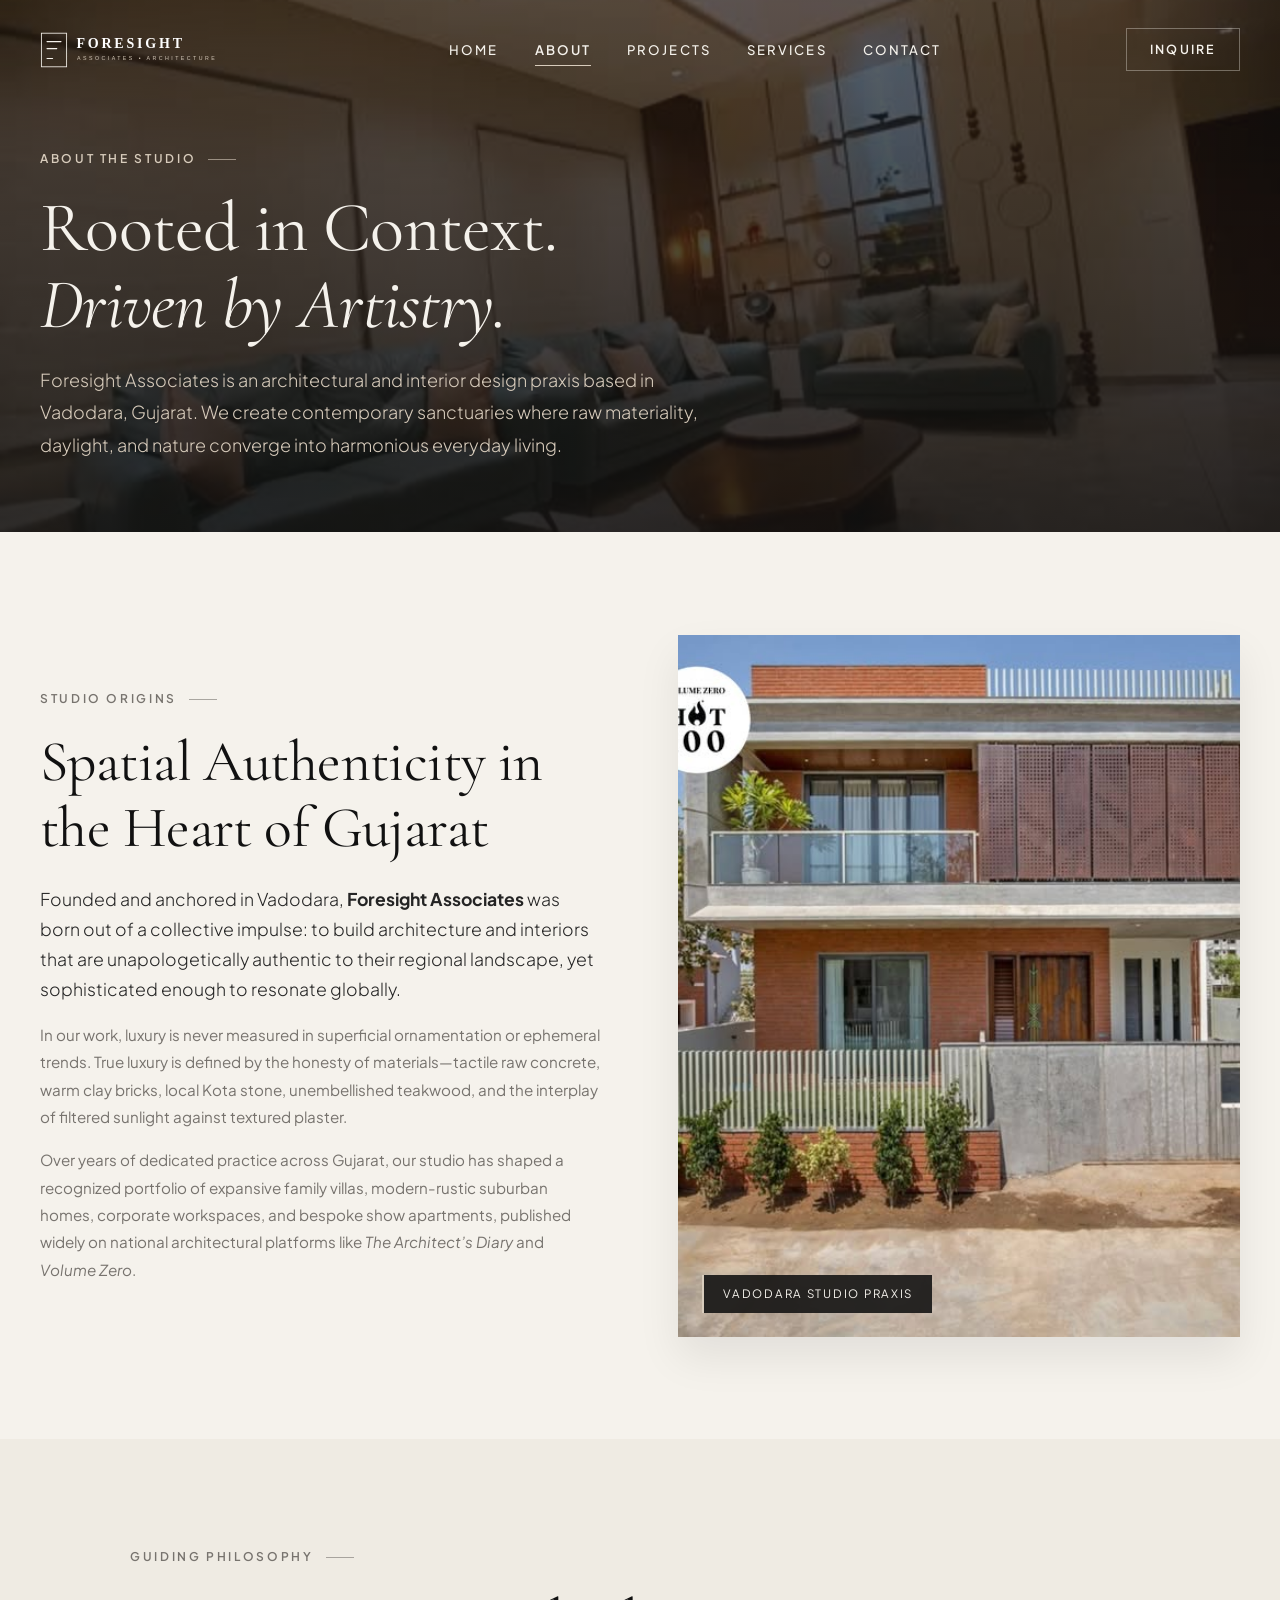
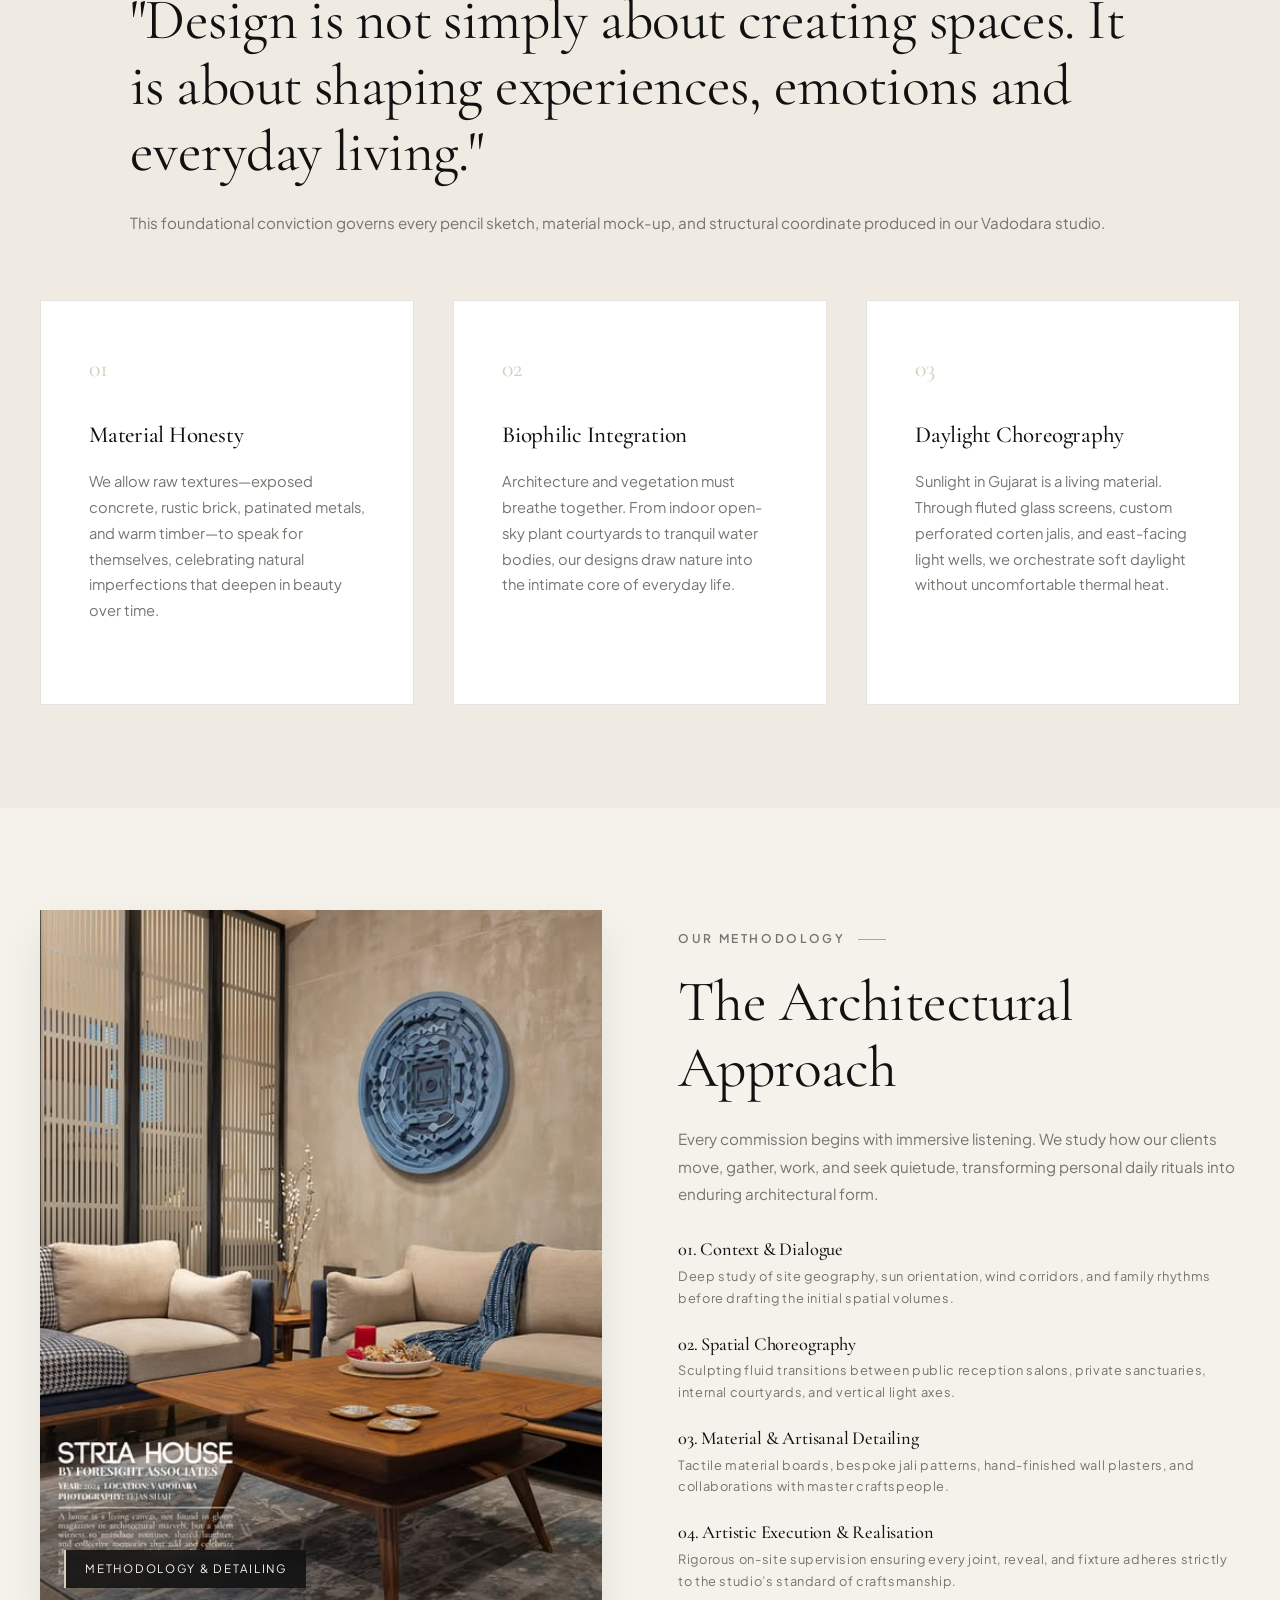
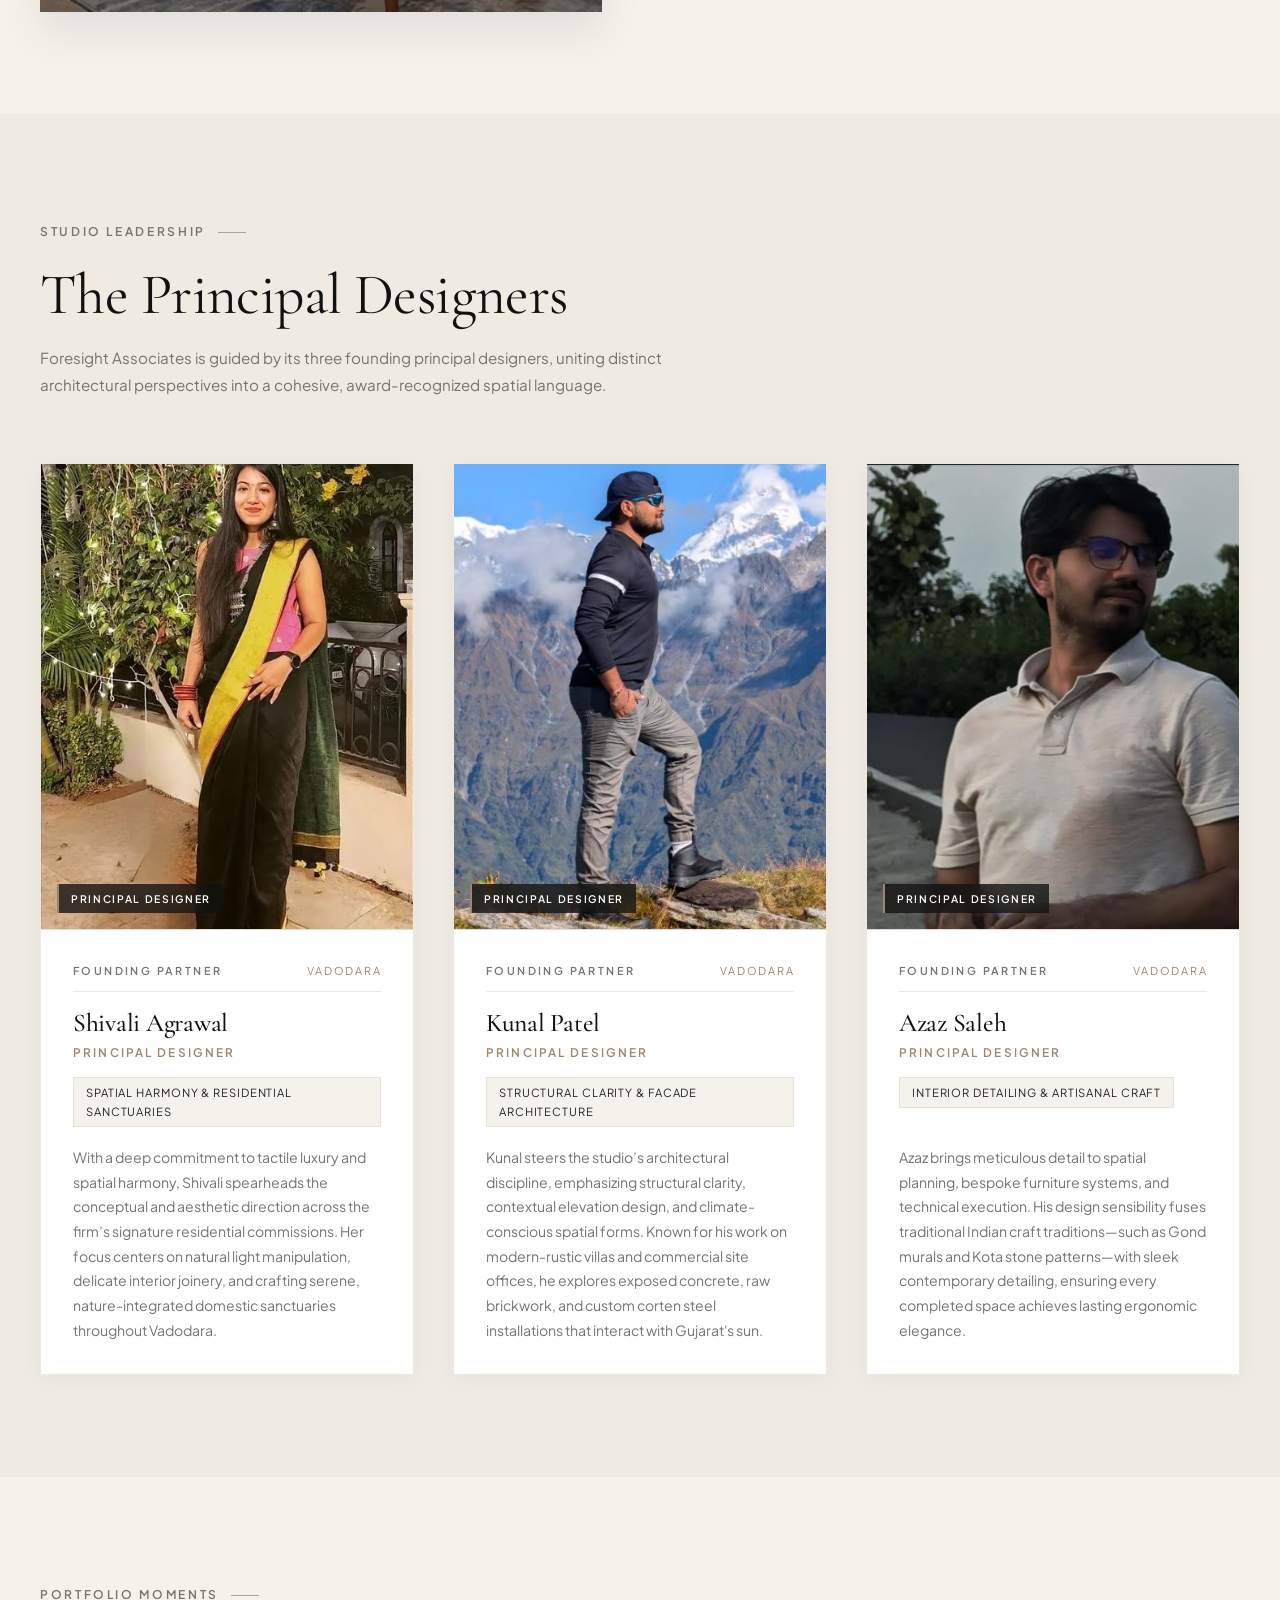
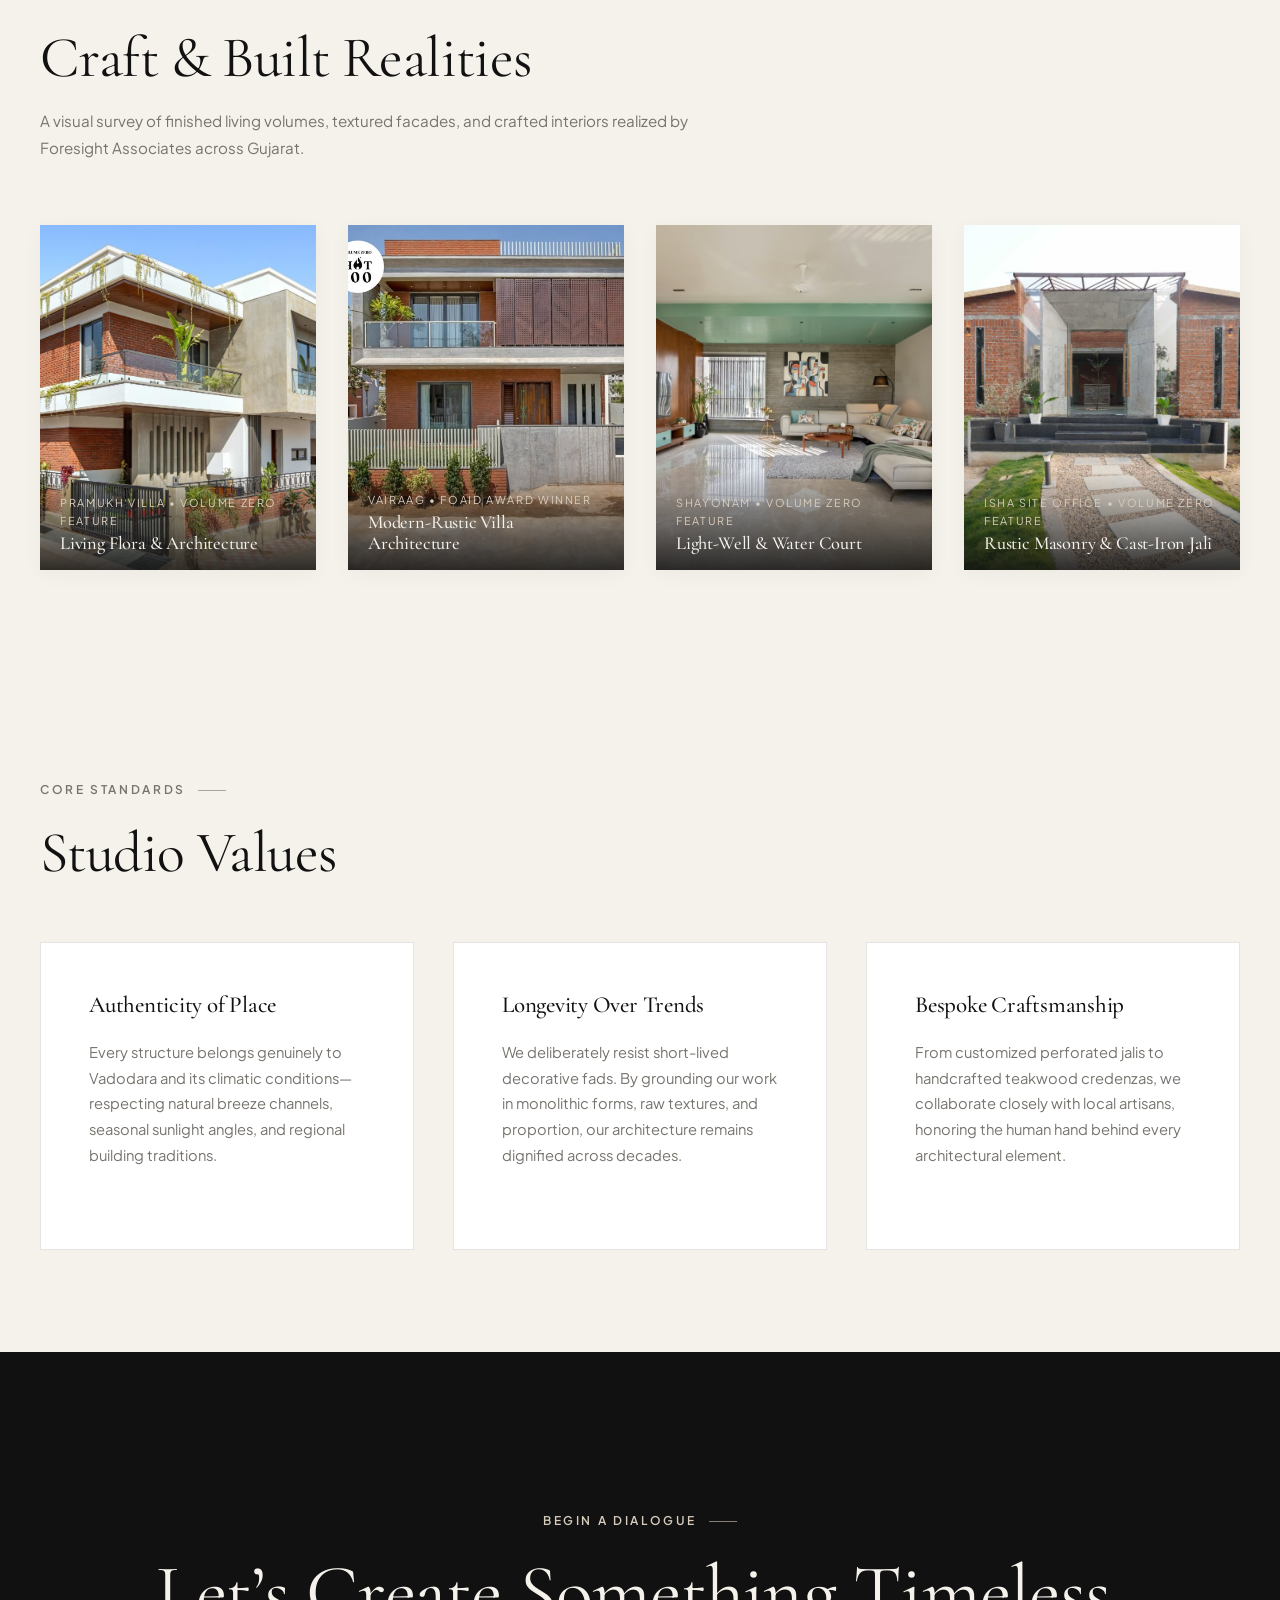
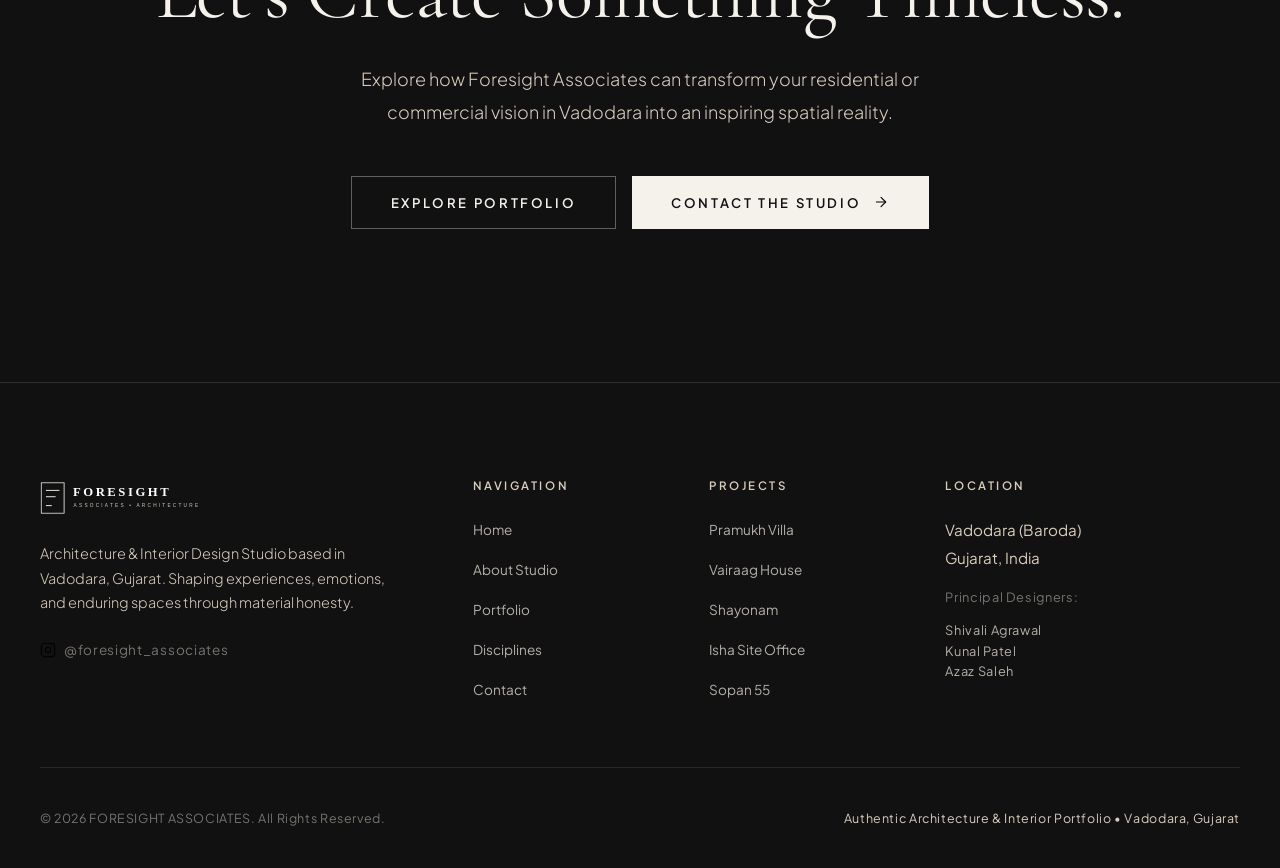
<file: ARCHI/foresight-associates/about.html>
<!DOCTYPE html>
<html lang="en">
<head>
  <meta charset="UTF-8">
  <meta name="viewport" content="width=device-width, initial-scale=1.0">
  <meta http-equiv="X-UA-Compatible" content="ie=edge">
  
  <title>About The Studio | FORESIGHT ASSOCIATES — Vadodara, Gujarat</title>
  <meta name="title" content="About The Studio | FORESIGHT ASSOCIATES — Vadodara, Gujarat">
  <meta name="description" content="Discover the philosophy, creative approach, and principal designers behind Foresight Associates: Shivali Agrawal, Kunal Patel, and Azaz Saleh. Shaping timeless architecture in Vadodara.">
  
  <!-- Open Graph -->
  <meta property="og:type" content="website">
  <meta property="og:title" content="About Foresight Associates | Architecture & Interior Design">
  <meta property="og:description" content="Design is not simply about creating spaces. It is about shaping experiences, emotions and everyday living.">
  <meta property="og:image" content="assets/images/hero/hero-about.svg">

  <link rel="icon" type="image/svg+xml" href="assets/logo/favicon.svg">
  
  <link rel="stylesheet" href="css/style.css">
  <link rel="stylesheet" href="css/animations.css">
  <link rel="stylesheet" href="css/responsive.css">
</head>
<body>
  <a href="#main-content" class="skip-link">Skip to main content</a>

  <!-- Header -->
  <header class="site-header header-dark-hero" role="banner">
    <div class="container header-container">
      <div class="brand-identity">
        <a href="index.html" class="brand-link" aria-label="Foresight Associates Home">
          <img src="assets/logo/logo-light.svg" alt="Foresight Associates" class="brand-logo-img brand-logo-light">
          <img src="assets/logo/logo.svg" alt="Foresight Associates" class="brand-logo-img brand-logo-dark">
        </a>
      </div>

      <nav class="desktop-nav" role="navigation" aria-label="Main Navigation">
        <ul class="nav-list">
          <li><a href="index.html" class="nav-link">Home</a></li>
          <li><a href="about.html" class="nav-link active">About</a></li>
          <li><a href="projects.html" class="nav-link">Projects</a></li>
          <li><a href="services.html" class="nav-link">Services</a></li>
          <li><a href="contact.html" class="nav-link">Contact</a></li>
        </ul>
      </nav>

      <div class="header-actions">
        <a href="contact.html" class="btn-nav btn-nav-desktop">Inquire</a>
        <button class="menu-toggle" aria-label="Toggle Navigation Menu" aria-expanded="false" aria-controls="mobileDrawer">
          <span class="menu-toggle-bar"></span>
          <span class="menu-toggle-bar"></span>
          <span class="menu-toggle-bar"></span>
        </button>
      </div>
    </div>
  </header>

  <!-- Mobile Drawer -->
  <div id="mobileDrawer" class="mobile-drawer" aria-hidden="true">
    <nav class="mobile-nav" aria-label="Mobile Navigation">
      <ul class="mobile-nav-list">
        <li><a href="index.html" class="mobile-nav-link">Home</a></li>
        <li><a href="about.html" class="mobile-nav-link active">About</a></li>
        <li><a href="projects.html" class="mobile-nav-link">Projects</a></li>
        <li><a href="services.html" class="mobile-nav-link">Services</a></li>
        <li><a href="contact.html" class="mobile-nav-link">Contact</a></li>
      </ul>
    </nav>
    <div class="mobile-drawer-footer">
      <span class="mobile-location-tag">Vadodara, Gujarat, India</span>
      <a href="https://www.instagram.com/foresight_associates/?hl=en" target="_blank" rel="noopener noreferrer" class="mobile-social-link">
        <img src="assets/icons/instagram.svg" alt="" class="btn-icon" aria-hidden="true">
        <span>Follow on Instagram @foresight_associates</span>
      </a>
    </div>
  </div>

  <main id="main-content" class="site-wrapper">
    
    <!-- Page Header Banner -->
    <header class="page-header" aria-label="About Page Header">
      <div class="page-header-bg">
        <img src="assets/images/hero/hero-about.jpg" alt="Foresight Associates Studio Drawing" class="page-header-img">
      </div>
      <div class="page-header-overlay"></div>

      <div class="container page-header-content">
        <span class="eyebrow eyebrow-light reveal reveal-slide-up">About The Studio</span>
        <h1 class="page-header-title reveal reveal-slide-up delay-100">
          Rooted in Context.<br>
          <em>Driven by Artistry.</em>
        </h1>
        <p class="page-header-lead reveal reveal-slide-up delay-200">
          Foresight Associates is an architectural and interior design praxis based in Vadodara, Gujarat. We create contemporary sanctuaries where raw materiality, daylight, and nature converge into harmonious everyday living.
        </p>
      </div>
    </header>

    <!-- Studio Narrative & Origins -->
    <section class="section">
      <div class="container">
        <div class="split-layout">
          <div class="split-content reveal reveal-slide-up">
            <span class="eyebrow">Studio Origins</span>
            <h2 class="heading-section">Spatial Authenticity in the Heart of Gujarat</h2>
            
            <p class="body-lead" style="margin-top: 1.5rem;">
              Founded and anchored in Vadodara, <strong>Foresight Associates</strong> was born out of a collective impulse: to build architecture and interiors that are unapologetically authentic to their regional landscape, yet sophisticated enough to resonate globally.
            </p>

            <p class="body-editorial" style="margin-top: 1rem;">
              In our work, luxury is never measured in superficial ornamentation or ephemeral trends. True luxury is defined by the honesty of materials—tactile raw concrete, warm clay bricks, local Kota stone, unembellished teakwood, and the interplay of filtered sunlight against textured plaster.
            </p>

            <p class="body-editorial" style="margin-top: 1rem;">
              Over years of dedicated practice across Gujarat, our studio has shaped a recognized portfolio of expansive family villas, modern-rustic suburban homes, corporate workspaces, and bespoke show apartments, published widely on national architectural platforms like <em>The Architect’s Diary</em> and <em>Volume Zero</em>.
            </p>
          </div>

          <div class="split-media reveal reveal-slide-up delay-200">
            <div class="split-media-frame">
              <img src="assets/images/studio/philosophy.jpg" alt="Studio Philosophy Concept" class="split-img" loading="lazy">
              <div class="media-caption-badge">
                <span>Vadodara Studio Praxis</span>
              </div>
            </div>
          </div>
        </div>
      </div>
    </section>

    <!-- Studio Philosophy Detailed Section -->
    <section class="section section-secondary">
      <div class="container">
        <div class="container-narrow text-center" style="margin: 0 auto 4rem auto;">
          <div class="reveal reveal-slide-up">
            <span class="eyebrow">Guiding Philosophy</span>
            <h2 class="heading-section">"Design is not simply about creating spaces. It is about shaping experiences, emotions and everyday living."</h2>
            <p class="body-editorial" style="margin-top: 1.5rem;">
              This foundational conviction governs every pencil sketch, material mock-up, and structural coordinate produced in our Vadodara studio.
            </p>
          </div>
        </div>

        <!-- 4 Core Pillars -->
        <div class="services-grid">
          <div class="service-card reveal reveal-slide-up delay-100">
            <span class="service-number">01</span>
            <h3 class="service-title">Material Honesty</h3>
            <p class="service-desc">We allow raw textures—exposed concrete, rustic brick, patinated metals, and warm timber—to speak for themselves, celebrating natural imperfections that deepen in beauty over time.</p>
          </div>

          <div class="service-card reveal reveal-slide-up delay-200">
            <span class="service-number">02</span>
            <h3 class="service-title">Biophilic Integration</h3>
            <p class="service-desc">Architecture and vegetation must breathe together. From indoor open-sky plant courtyards to tranquil water bodies, our designs draw nature into the intimate core of everyday life.</p>
          </div>

          <div class="service-card reveal reveal-slide-up delay-300">
            <span class="service-number">03</span>
            <h3 class="service-title">Daylight Choreography</h3>
            <p class="service-desc">Sunlight in Gujarat is a living material. Through fluted glass screens, custom perforated corten jalis, and east-facing light wells, we orchestrate soft daylight without uncomfortable thermal heat.</p>
          </div>
        </div>
      </div>
    </section>

    <!-- The 4-Phase Design Approach -->
    <section class="section">
      <div class="container">
        <div class="split-layout reversed">
          <div class="split-content reveal reveal-slide-up">
            <span class="eyebrow">Our Methodology</span>
            <h2 class="heading-section">The Architectural Approach</h2>
            
            <p class="body-editorial" style="margin-top: 1.5rem;">
              Every commission begins with immersive listening. We study how our clients move, gather, work, and seek quietude, transforming personal daily rituals into enduring architectural form.
            </p>

            <div style="margin-top: 2rem; display: flex; flex-direction: column; gap: 1.5rem;">
              <div>
                <h4 style="font-size: 1.15rem; color: var(--color-deep-black); margin-bottom: 0.35rem;">01. Context &amp; Dialogue</h4>
                <p class="caption" style="line-height: 1.7;">Deep study of site geography, sun orientation, wind corridors, and family rhythms before drafting the initial spatial volumes.</p>
              </div>

              <div>
                <h4 style="font-size: 1.15rem; color: var(--color-deep-black); margin-bottom: 0.35rem;">02. Spatial Choreography</h4>
                <p class="caption" style="line-height: 1.7;">Sculpting fluid transitions between public reception salons, private sanctuaries, internal courtyards, and vertical light axes.</p>
              </div>

              <div>
                <h4 style="font-size: 1.15rem; color: var(--color-deep-black); margin-bottom: 0.35rem;">03. Material &amp; Artisanal Detailing</h4>
                <p class="caption" style="line-height: 1.7;">Tactile material boards, bespoke jali patterns, hand-finished wall plasters, and collaborations with master craftspeople.</p>
              </div>

              <div>
                <h4 style="font-size: 1.15rem; color: var(--color-deep-black); margin-bottom: 0.35rem;">04. Artistic Execution &amp; Realisation</h4>
                <p class="caption" style="line-height: 1.7;">Rigorous on-site supervision ensuring every joint, reveal, and fixture adheres strictly to the studio’s standard of craftsmanship.</p>
              </div>
            </div>
          </div>

          <div class="split-media reveal reveal-slide-up delay-200">
            <div class="split-media-frame">
              <img src="assets/images/studio/process.jpg" alt="Foresight Associates Process" class="split-img" loading="lazy">
              <div class="media-caption-badge">
                <span>Methodology &amp; Detailing</span>
              </div>
            </div>
          </div>
        </div>
      </div>
    </section>

    <!-- Principal Designers Section -->
    <section class="section section-secondary" id="principals" aria-label="Studio Leadership">
      <div class="container">
        <div style="max-width: 680px; margin-bottom: clamp(3rem, 5vw, 4.5rem);" class="reveal reveal-slide-up">
          <span class="eyebrow">Studio Leadership</span>
          <h2 class="heading-section">The Principal Designers</h2>
          <p class="body-editorial" style="margin-top: 1rem;">
            Foresight Associates is guided by its three founding principal designers, uniting distinct architectural perspectives into a cohesive, award-recognized spatial language.
          </p>
        </div>

        <div class="team-grid">
          <!-- Shivali Agrawal -->
          <article class="team-card-editorial reveal reveal-slide-up delay-100">
            <div class="team-portrait-wrap">
              <img src="assets/images/team/shivali-agrawal.png" alt="Shivali Agrawal — Principal Designer &amp; Founding Partner, Foresight Associates" class="team-portrait-img" loading="lazy">
              <div class="team-portrait-badge">Principal Designer</div>
            </div>
            <div class="team-card-content">
              <div class="team-card-meta">
                <span class="team-partner-tag">Founding Partner</span>
                <span class="team-location-tag">Vadodara</span>
              </div>
              <h3 class="team-name">Shivali Agrawal</h3>
              <span class="team-role">Principal Designer</span>
              <span class="team-focus-badge">Spatial Harmony &amp; Residential Sanctuaries</span>
              <p class="team-bio">
                With a deep commitment to tactile luxury and spatial harmony, Shivali spearheads the conceptual and aesthetic direction across the firm’s signature residential commissions. Her focus centers on natural light manipulation, delicate interior joinery, and crafting serene, nature-integrated domestic sanctuaries throughout Vadodara.
              </p>
            </div>
          </article>

          <!-- Kunal Patel -->
          <article class="team-card-editorial reveal reveal-slide-up delay-200">
            <div class="team-portrait-wrap">
              <img src="assets/images/team/kunal-patel.png" alt="Kunal Patel — Principal Designer &amp; Founding Partner, Foresight Associates" class="team-portrait-img" loading="lazy">
              <div class="team-portrait-badge">Principal Designer</div>
            </div>
            <div class="team-card-content">
              <div class="team-card-meta">
                <span class="team-partner-tag">Founding Partner</span>
                <span class="team-location-tag">Vadodara</span>
              </div>
              <h3 class="team-name">Kunal Patel</h3>
              <span class="team-role">Principal Designer</span>
              <span class="team-focus-badge">Structural Clarity &amp; Facade Architecture</span>
              <p class="team-bio">
                Kunal steers the studio’s architectural discipline, emphasizing structural clarity, contextual elevation design, and climate-conscious spatial forms. Known for his work on modern-rustic villas and commercial site offices, he explores exposed concrete, raw brickwork, and custom corten steel installations that interact with Gujarat's sun.
              </p>
            </div>
          </article>

          <!-- Azaz Saleh -->
          <article class="team-card-editorial reveal reveal-slide-up delay-300">
            <div class="team-portrait-wrap">
              <img src="assets/images/team/azaz-saleh.png" alt="Azaz Saleh — Principal Designer &amp; Founding Partner, Foresight Associates" class="team-portrait-img" loading="lazy">
              <div class="team-portrait-badge">Principal Designer</div>
            </div>
            <div class="team-card-content">
              <div class="team-card-meta">
                <span class="team-partner-tag">Founding Partner</span>
                <span class="team-location-tag">Vadodara</span>
              </div>
              <h3 class="team-name">Azaz Saleh</h3>
              <span class="team-role">Principal Designer</span>
              <span class="team-focus-badge">Interior Detailing &amp; Artisanal Craft</span>
              <p class="team-bio">
                Azaz brings meticulous detail to spatial planning, bespoke furniture systems, and technical execution. His design sensibility fuses traditional Indian craft traditions—such as Gond murals and Kota stone patterns—with sleek contemporary detailing, ensuring every completed space achieves lasting ergonomic elegance.
              </p>
            </div>
          </article>
        </div>
      </div>
    </section>

    <!-- Built Works & Spatial Moments Gallery (Authentic Architecture Photographs) -->
    <section class="section" aria-label="Built Works & Spatial Moments">
      <div class="container">
        <div style="max-width: 680px; margin-bottom: clamp(2.5rem, 5vw, 4rem);" class="reveal reveal-slide-up">
          <span class="eyebrow">Portfolio Moments</span>
          <h2 class="heading-section">Craft &amp; Built Realities</h2>
          <p class="body-editorial" style="margin-top: 1rem;">
            A visual survey of finished living volumes, textured facades, and crafted interiors realized by Foresight Associates across Gujarat.
          </p>
        </div>

        <div class="spatial-moments-grid">
          <div class="spatial-moment-item reveal reveal-slide-up delay-100">
            <img src="assets/images/projects/pramukh-villa.jpg" alt="Pramukh Villa Architecture &amp; Verandah by Foresight Associates" class="spatial-moment-img" loading="lazy">
            <div class="spatial-moment-caption">
              <span class="spatial-moment-tag">Pramukh Villa • Volume Zero Feature</span>
              <h4 class="spatial-moment-title">Living Flora &amp; Architecture</h4>
            </div>
          </div>

          <div class="spatial-moment-item reveal reveal-slide-up delay-200">
            <img src="assets/images/projects/vairaag-house.jpg" alt="VAIRAAG House Modern-Rustic Architecture by Foresight Associates" class="spatial-moment-img" loading="lazy">
            <div class="spatial-moment-caption">
              <span class="spatial-moment-tag">VAIRAAG • FOAID Award Winner</span>
              <h4 class="spatial-moment-title">Modern-Rustic Villa Architecture</h4>
            </div>
          </div>

          <div class="spatial-moment-item reveal reveal-slide-up delay-300">
            <img src="assets/images/projects/shayonam.jpg" alt="Shayonam 4-Level Residence by Foresight Associates" class="spatial-moment-img" loading="lazy">
            <div class="spatial-moment-caption">
              <span class="spatial-moment-tag">Shayonam • Volume Zero Feature</span>
              <h4 class="spatial-moment-title">Light-Well &amp; Water Court</h4>
            </div>
          </div>

          <div class="spatial-moment-item reveal reveal-slide-up delay-400">
            <img src="assets/images/projects/isha-office.jpg" alt="Isha Developer’s Site Office Architecture by Foresight Associates" class="spatial-moment-img" loading="lazy">
            <div class="spatial-moment-caption">
              <span class="spatial-moment-tag">Isha Site Office • Volume Zero Feature</span>
              <h4 class="spatial-moment-title">Rustic Masonry &amp; Cast-Iron Jali</h4>
            </div>
          </div>
        </div>
      </div>
    </section>

    <!-- Studio Values -->
    <section class="section">
      <div class="container">
        <div style="max-width: 600px; margin-bottom: 3.5rem;" class="reveal reveal-slide-up">
          <span class="eyebrow">Core Standards</span>
          <h2 class="heading-section">Studio Values</h2>
        </div>

        <div class="services-grid">
          <div class="service-card reveal reveal-slide-up delay-100">
            <h3 class="service-title">Authenticity of Place</h3>
            <p class="service-desc">Every structure belongs genuinely to Vadodara and its climatic conditions—respecting natural breeze channels, seasonal sunlight angles, and regional building traditions.</p>
          </div>

          <div class="service-card reveal reveal-slide-up delay-200">
            <h3 class="service-title">Longevity Over Trends</h3>
            <p class="service-desc">We deliberately resist short-lived decorative fads. By grounding our work in monolithic forms, raw textures, and proportion, our architecture remains dignified across decades.</p>
          </div>

          <div class="service-card reveal reveal-slide-up delay-300">
            <h3 class="service-title">Bespoke Craftsmanship</h3>
            <p class="service-desc">From customized perforated jalis to handcrafted teakwood credenzas, we collaborate closely with local artisans, honoring the human hand behind every architectural element.</p>
          </div>
        </div>
      </div>
    </section>

    <!-- Final CTA -->
    <section class="section-cta" aria-label="Connect CTA">
      <div class="container reveal reveal-slide-up">
        <span class="eyebrow eyebrow-light">Begin a Dialogue</span>
        <h2 class="cta-headline">Let’s Create Something Timeless.</h2>
        <p class="cta-subtext">
          Explore how Foresight Associates can transform your residential or commercial vision in Vadodara into an inspiring spatial reality.
        </p>
        <div style="display: flex; gap: 1rem; justify-content: center; flex-wrap: wrap;">
          <a href="projects.html" class="btn btn-outline-light">
            <span>Explore Portfolio</span>
          </a>
          <a href="contact.html" class="btn btn-light">
            <span>Contact The Studio</span>
            <img src="assets/icons/arrow-right.svg" alt="" class="btn-icon" aria-hidden="true">
          </a>
        </div>
      </div>
    </section>

  </main>

  <!-- Footer -->
  <footer class="site-footer" role="contentinfo">
    <div class="container">
      <div class="footer-top">
        <div class="footer-brand">
          <a href="index.html" class="brand-link" aria-label="Foresight Associates Home">
            <img src="assets/logo/logo-light.svg" alt="Foresight Associates" class="footer-logo-img">
          </a>
          <p class="footer-tagline">
            Architecture &amp; Interior Design Studio based in Vadodara, Gujarat. Shaping experiences, emotions, and enduring spaces through material honesty.
          </p>
          <a href="https://www.instagram.com/foresight_associates/?hl=en" target="_blank" rel="noopener noreferrer" class="mobile-social-link">
            <img src="assets/icons/instagram.svg" alt="" class="btn-icon" aria-hidden="true">
            <span>@foresight_associates</span>
          </a>
        </div>

        <div>
          <h4 class="footer-column-title">Navigation</h4>
          <ul class="footer-nav-list">
            <li><a href="index.html" class="footer-nav-link">Home</a></li>
            <li><a href="about.html" class="footer-nav-link">About Studio</a></li>
            <li><a href="projects.html" class="footer-nav-link">Portfolio</a></li>
            <li><a href="services.html" class="footer-nav-link">Disciplines</a></li>
            <li><a href="contact.html" class="footer-nav-link">Contact</a></li>
          </ul>
        </div>

        <div>
          <h4 class="footer-column-title">Projects</h4>
          <ul class="footer-nav-list">
            <li><a href="projects.html" class="footer-nav-link">Pramukh Villa</a></li>
            <li><a href="projects.html" class="footer-nav-link">Vairaag House</a></li>
            <li><a href="projects.html" class="footer-nav-link">Shayonam</a></li>
            <li><a href="projects.html" class="footer-nav-link">Isha Site Office</a></li>
            <li><a href="projects.html" class="footer-nav-link">Sopan 55</a></li>
          </ul>
        </div>

        <div>
          <h4 class="footer-column-title">Location</h4>
          <p class="body-editorial" style="color: #D8CCBC; margin-bottom: 1rem;">
            Vadodara (Baroda)<br>
            Gujarat, India
          </p>
          <span class="caption" style="display: block; color: var(--color-muted-grey); margin-bottom: 0.75rem;">Principal Designers:</span>
          <p class="caption" style="color: #B5B0A8; line-height: 1.6;">
            Shivali Agrawal<br>
            Kunal Patel<br>
            Azaz Saleh
          </p>
        </div>
      </div>

      <div class="footer-bottom">
        <p class="footer-copyright">
          &copy; <span class="current-year">2026</span> FORESIGHT ASSOCIATES. All Rights Reserved.
        </p>
        <p class="footer-credits">
          Authentic Architecture &amp; Interior Portfolio • Vadodara, Gujarat
        </p>
      </div>
    </div>
  </footer>

  <button class="back-to-top" aria-label="Scroll Back to Top">
    <svg width="20" height="20" viewBox="0 0 24 24" fill="none" stroke="currentColor" stroke-width="1.8" stroke-linecap="round" stroke-linejoin="round">
      <line x1="12" y1="19" x2="12" y2="5"></line>
      <polyline points="5 12 12 5 19 12"></polyline>
    </svg>
  </button>

  <script src="js/navigation.js"></script>
  <script src="js/animations.js"></script>
  <script src="js/main.js"></script>
</body>
</html>
</file>
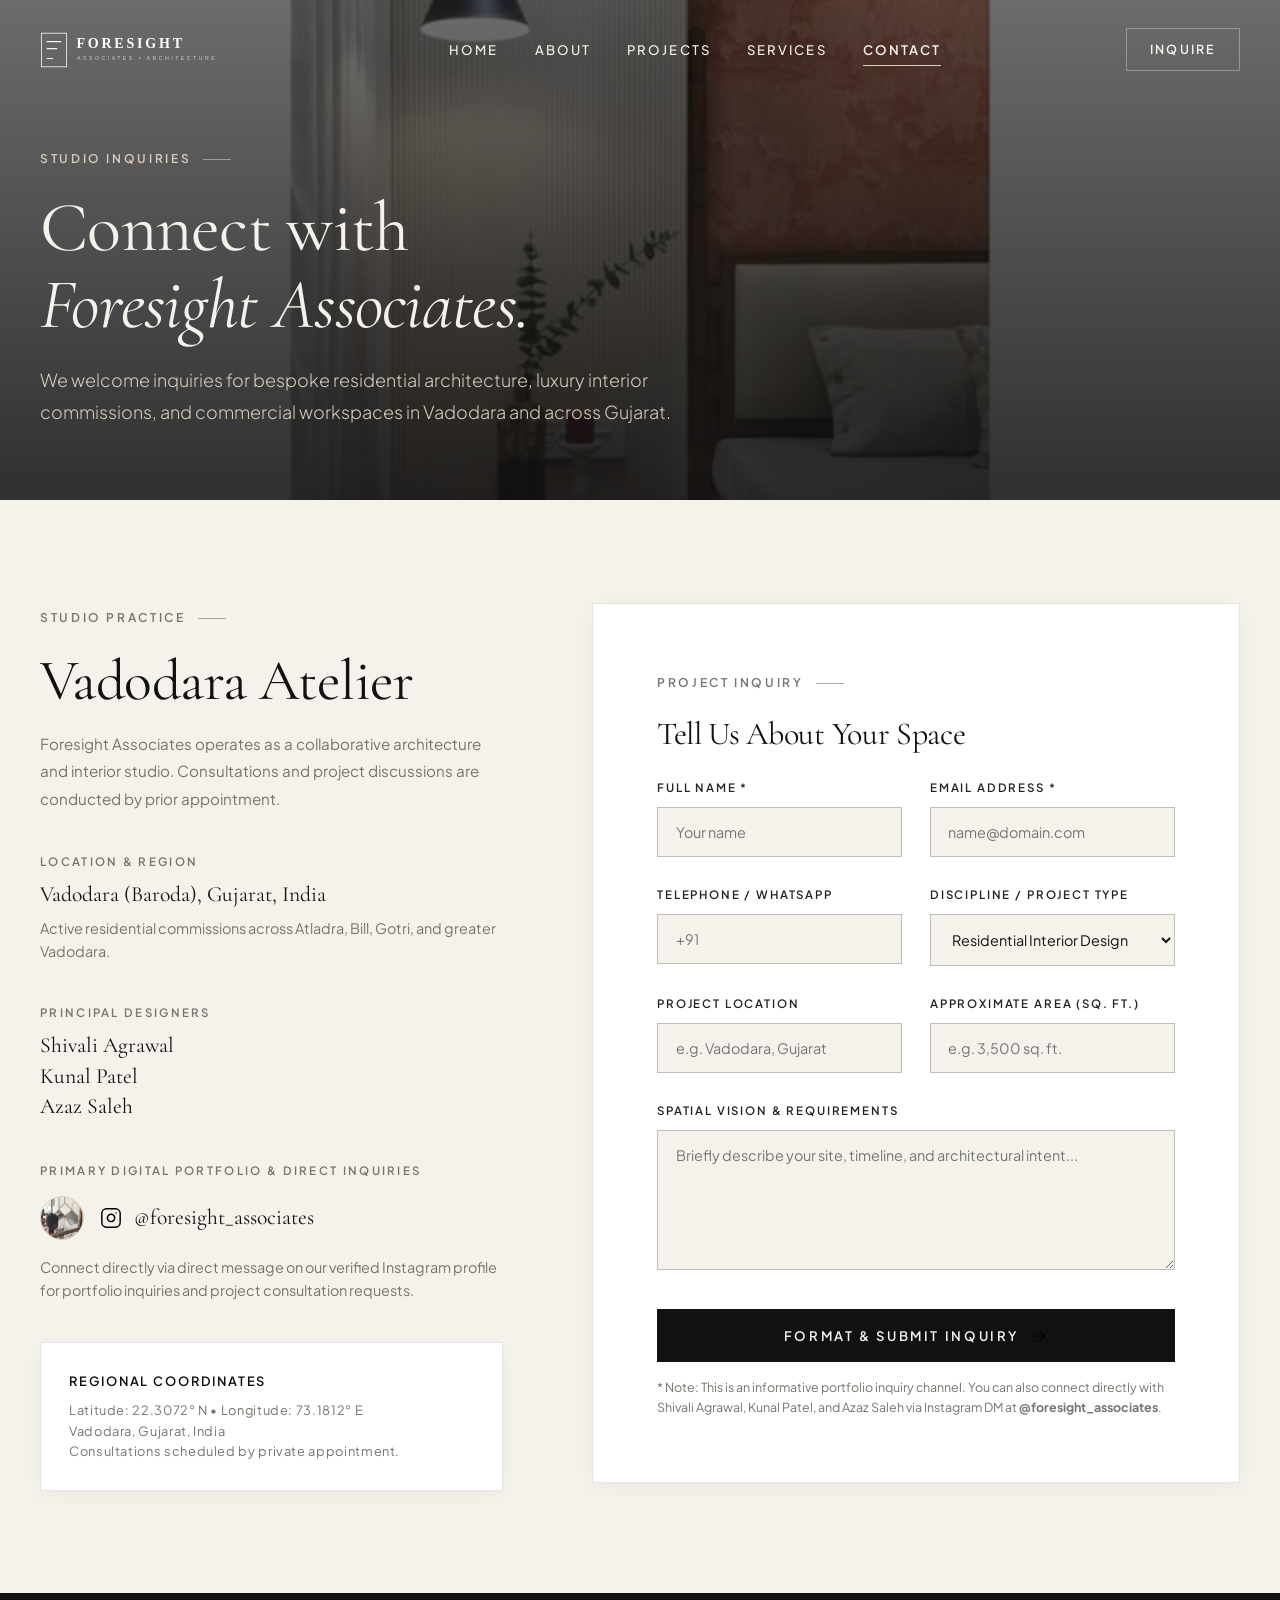
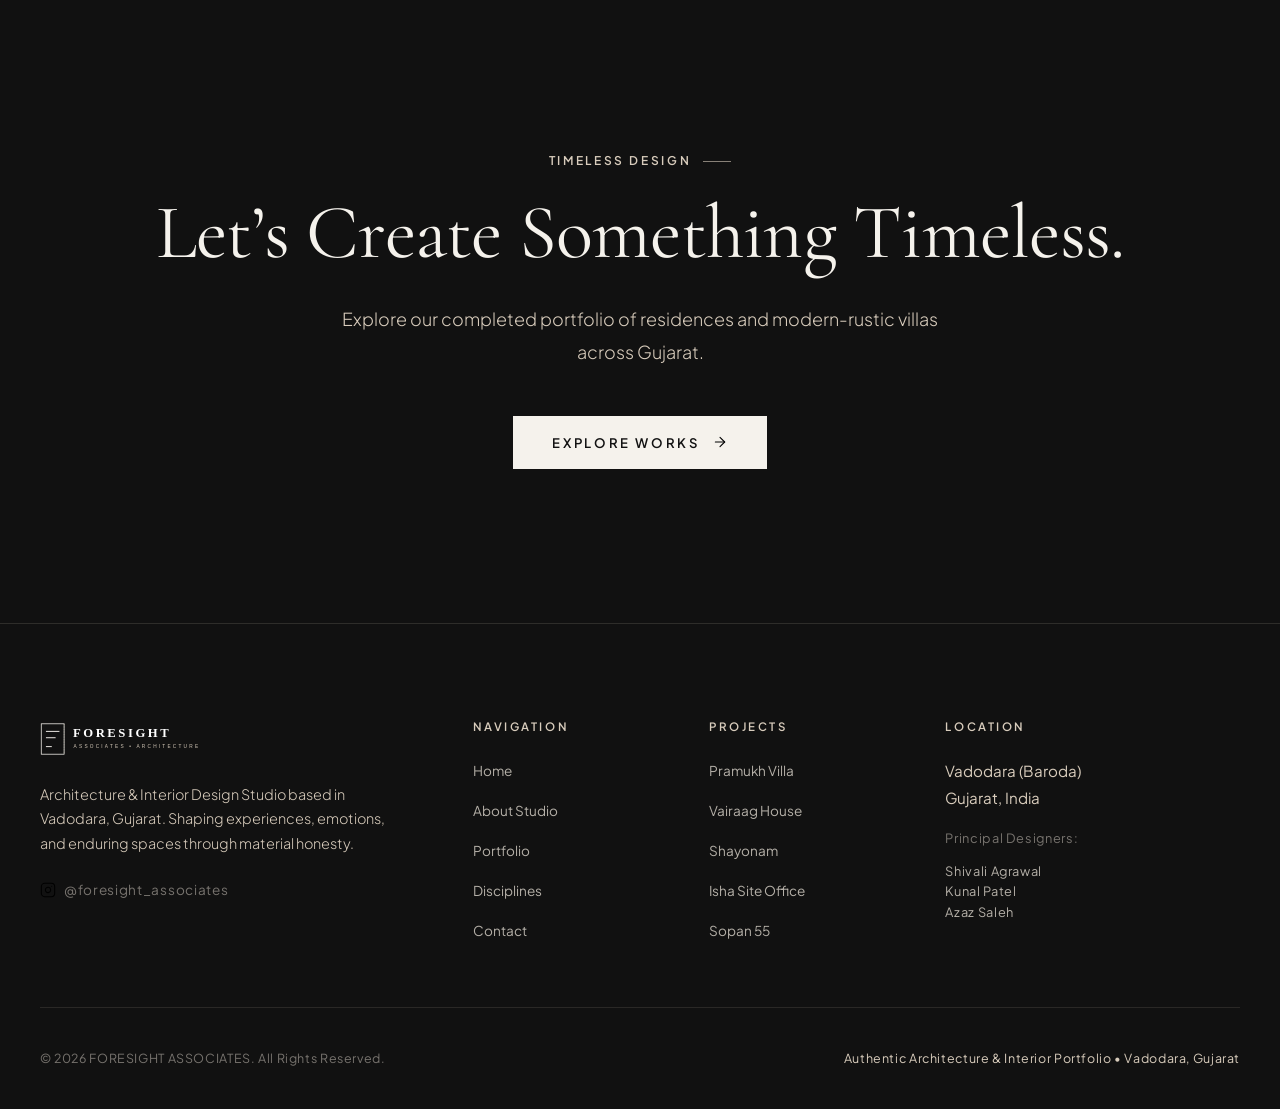
<file: ARCHI/foresight-associates/contact.html>
<!DOCTYPE html>
<html lang="en">
<head>
  <meta charset="UTF-8">
  <meta name="viewport" content="width=device-width, initial-scale=1.0">
  <meta http-equiv="X-UA-Compatible" content="ie=edge">
  
  <title>Contact The Studio | FORESIGHT ASSOCIATES — Vadodara, Gujarat</title>
  <meta name="title" content="Contact The Studio | FORESIGHT ASSOCIATES — Vadodara, Gujarat">
  <meta name="description" content="Connect with Foresight Associates architecture and luxury interior design studio in Vadodara, Gujarat. Inquire for bespoke residences, villas, and commercial spaces.">
  
  <!-- Open Graph -->
  <meta property="og:type" content="website">
  <meta property="og:title" content="Contact Foresight Associates | Vadodara, Gujarat">
  <meta property="og:description" content="Connect directly with principal designers Shivali Agrawal, Kunal Patel, and Azaz Saleh in Vadodara.">
  <meta property="og:image" content="assets/images/hero/hero-contact.svg">

  <link rel="icon" type="image/svg+xml" href="assets/logo/favicon.svg">
  
  <link rel="stylesheet" href="css/style.css">
  <link rel="stylesheet" href="css/animations.css">
  <link rel="stylesheet" href="css/responsive.css">
</head>
<body>
  <a href="#main-content" class="skip-link">Skip to main content</a>

  <!-- Header -->
  <header class="site-header header-dark-hero" role="banner">
    <div class="container header-container">
      <div class="brand-identity">
        <a href="index.html" class="brand-link" aria-label="Foresight Associates Home">
          <img src="assets/logo/logo-light.svg" alt="Foresight Associates" class="brand-logo-img brand-logo-light">
          <img src="assets/logo/logo.svg" alt="Foresight Associates" class="brand-logo-img brand-logo-dark">
        </a>
      </div>

      <nav class="desktop-nav" role="navigation" aria-label="Main Navigation">
        <ul class="nav-list">
          <li><a href="index.html" class="nav-link">Home</a></li>
          <li><a href="about.html" class="nav-link">About</a></li>
          <li><a href="projects.html" class="nav-link">Projects</a></li>
          <li><a href="services.html" class="nav-link">Services</a></li>
          <li><a href="contact.html" class="nav-link active">Contact</a></li>
        </ul>
      </nav>

      <div class="header-actions">
        <a href="contact.html" class="btn-nav btn-nav-desktop">Inquire</a>
        <button class="menu-toggle" aria-label="Toggle Navigation Menu" aria-expanded="false" aria-controls="mobileDrawer">
          <span class="menu-toggle-bar"></span>
          <span class="menu-toggle-bar"></span>
          <span class="menu-toggle-bar"></span>
        </button>
      </div>
    </div>
  </header>

  <!-- Mobile Drawer -->
  <div id="mobileDrawer" class="mobile-drawer" aria-hidden="true">
    <nav class="mobile-nav" aria-label="Mobile Navigation">
      <ul class="mobile-nav-list">
        <li><a href="index.html" class="mobile-nav-link">Home</a></li>
        <li><a href="about.html" class="mobile-nav-link">About</a></li>
        <li><a href="projects.html" class="mobile-nav-link">Projects</a></li>
        <li><a href="services.html" class="mobile-nav-link">Services</a></li>
        <li><a href="contact.html" class="mobile-nav-link active">Contact</a></li>
      </ul>
    </nav>
    <div class="mobile-drawer-footer">
      <span class="mobile-location-tag">Vadodara, Gujarat, India</span>
      <a href="https://www.instagram.com/foresight_associates/?hl=en" target="_blank" rel="noopener noreferrer" class="mobile-social-link">
        <img src="assets/icons/instagram.svg" alt="" class="btn-icon" aria-hidden="true">
        <span>Follow on Instagram @foresight_associates</span>
      </a>
    </div>
  </div>

  <main id="main-content" class="site-wrapper">
    
    <!-- Page Header Banner -->
    <header class="page-header" aria-label="Contact Page Header">
      <div class="page-header-bg">
        <img src="assets/images/hero/hero-contact.jpg" alt="Foresight Associates Studio Contact" class="page-header-img">
      </div>
      <div class="page-header-overlay"></div>

      <div class="container page-header-content">
        <span class="eyebrow eyebrow-light reveal reveal-slide-up">Studio Inquiries</span>
        <h1 class="page-header-title reveal reveal-slide-up delay-100">
          Connect with<br>
          <em>Foresight Associates.</em>
        </h1>
        <p class="page-header-lead reveal reveal-slide-up delay-200">
          We welcome inquiries for bespoke residential architecture, luxury interior commissions, and commercial workspaces in Vadodara and across Gujarat.
        </p>
      </div>
    </header>

    <!-- Contact & Inquiry Section -->
    <section class="section">
      <div class="container">
        <div class="contact-layout">
          
          <!-- Left Column: Studio Information & Verified Channels -->
          <div class="contact-info-panel reveal reveal-slide-up">
            <div>
              <span class="eyebrow">Studio Practice</span>
              <h2 class="heading-section">Vadodara Atelier</h2>
              <p class="body-editorial" style="margin-top: 1rem;">
                Foresight Associates operates as a collaborative architecture and interior studio. Consultations and project discussions are conducted by prior appointment.
              </p>
            </div>

            <div class="contact-meta-group">
              <span class="contact-meta-label">Location &amp; Region</span>
              <p class="contact-meta-value">Vadodara (Baroda), Gujarat, India</p>
              <p class="contact-meta-desc">Active residential commissions across Atladra, Bill, Gotri, and greater Vadodara.</p>
            </div>

            <div class="contact-meta-group">
              <span class="contact-meta-label">Principal Designers</span>
              <p class="contact-meta-value">Shivali Agrawal<br>Kunal Patel<br>Azaz Saleh</p>
            </div>

            <div class="contact-meta-group">
              <span class="contact-meta-label">Primary Digital Portfolio &amp; Direct Inquiries</span>
              <div style="display: flex; align-items: center; gap: 1rem; margin-top: 0.5rem;">
                <img src="assets/logo/profile-pic.jpg" alt="Foresight Associates" style="width: 44px; height: 44px; border-radius: 50%; border: 1.5px solid var(--color-soft-beige);">
                <a href="https://www.instagram.com/foresight_associates/?hl=en" target="_blank" rel="noopener noreferrer" class="instagram-handle" style="font-size: 1.35rem; color: var(--color-deep-black);">
                  <img src="assets/icons/instagram.svg" alt="" style="width: 22px; height: 22px;" aria-hidden="true">
                  <span>@foresight_associates</span>
                </a>
              </div>
              <p class="contact-meta-desc" style="margin-top: 0.5rem;">Connect directly via direct message on our verified Instagram profile for portfolio inquiries and project consultation requests.</p>
            </div>

            <!-- Architectural Coordinates Card -->
            <div style="background-color: var(--color-white); border: 1px solid var(--border-dark); padding: 1.75rem; box-shadow: var(--shadow-subtle);">
              <span class="caption" style="display: block; font-weight: 600; text-transform: uppercase; letter-spacing: 0.15em; color: var(--color-deep-black); margin-bottom: 0.5rem;">Regional Coordinates</span>
              <p class="caption" style="line-height: 1.6; color: var(--color-muted-grey);">
                Latitude: 22.3072° N &bull; Longitude: 73.1812° E<br>
                Vadodara, Gujarat, India<br>
                Consultations scheduled by private appointment.
              </p>
            </div>
          </div>

          <!-- Right Column: Pure Frontend Inquiry Form -->
          <div class="contact-form-card reveal reveal-slide-up delay-100">
            <span class="eyebrow">Project Inquiry</span>
            <h3 class="heading-sub" style="margin-bottom: 1.5rem;">Tell Us About Your Space</h3>

            <form id="contactInquiryForm" novalidate>
              <div class="form-grid">
                <!-- Client Name -->
                <div>
                  <label for="clientName" class="form-label">Full Name *</label>
                  <input type="text" id="clientName" class="form-input" placeholder="Your name" required>
                </div>

                <!-- Client Email -->
                <div>
                  <label for="clientEmail" class="form-label">Email Address *</label>
                  <input type="email" id="clientEmail" class="form-input" placeholder="name@domain.com" required>
                </div>

                <!-- Client Phone -->
                <div>
                  <label for="clientPhone" class="form-label">Telephone / WhatsApp</label>
                  <input type="tel" id="clientPhone" class="form-input" placeholder="+91">
                </div>

                <!-- Project Type -->
                <div>
                  <label for="projectType" class="form-label">Discipline / Project Type</label>
                  <select id="projectType" class="form-select">
                    <option value="residential-interior">Residential Interior Design</option>
                    <option value="architectural-villa">Architectural Villa Design</option>
                    <option value="commercial-office">Commercial / Workspace Interior</option>
                    <option value="space-planning">Space Planning &amp; Renovation</option>
                    <option value="consultation">Design Consultation</option>
                  </select>
                </div>

                <!-- Project Location -->
                <div>
                  <label for="projectLocation" class="form-label">Project Location</label>
                  <input type="text" id="projectLocation" class="form-input" placeholder="e.g. Vadodara, Gujarat">
                </div>

                <!-- Approximate Area -->
                <div>
                  <label for="projectArea" class="form-label">Approximate Area (Sq. Ft.)</label>
                  <input type="text" id="projectArea" class="form-input" placeholder="e.g. 3,500 sq. ft.">
                </div>

                <!-- Message / Spatial Intent -->
                <div class="form-group-full">
                  <label for="projectMessage" class="form-label">Spatial Vision &amp; Requirements</label>
                  <textarea id="projectMessage" class="form-textarea" placeholder="Briefly describe your site, timeline, and architectural intent..."></textarea>
                </div>
              </div>

              <div style="margin-top: 2rem;">
                <button type="submit" class="btn btn-primary" style="width: 100%;">
                  <span>Format &amp; Submit Inquiry</span>
                  <img src="assets/icons/arrow-right.svg" alt="" class="btn-icon" aria-hidden="true">
                </button>
              </div>

              <p class="form-notice">
                * Note: This is an informative portfolio inquiry channel. You can also connect directly with Shivali Agrawal, Kunal Patel, and Azaz Saleh via Instagram DM at <strong>@foresight_associates</strong>.
              </p>
            </form>
          </div>

        </div>
      </div>
    </section>

    <!-- Final CTA -->
    <section class="section-cta" aria-label="CTA">
      <div class="container reveal reveal-slide-up">
        <span class="eyebrow eyebrow-light">Timeless Design</span>
        <h2 class="cta-headline">Let’s Create Something Timeless.</h2>
        <p class="cta-subtext">
          Explore our completed portfolio of residences and modern-rustic villas across Gujarat.
        </p>
        <a href="projects.html" class="btn btn-light">
          <span>Explore Works</span>
          <img src="assets/icons/arrow-right.svg" alt="" class="btn-icon" aria-hidden="true">
        </a>
      </div>
    </section>

  </main>

  <!-- Notification Toast Container (Vanilla JS feedback) -->
  <div id="toastNotice" class="toast-notice" role="status" aria-live="polite"></div>

  <!-- Footer -->
  <footer class="site-footer" role="contentinfo">
    <div class="container">
      <div class="footer-top">
        <div class="footer-brand">
          <a href="index.html" class="brand-link" aria-label="Foresight Associates Home">
            <img src="assets/logo/logo-light.svg" alt="Foresight Associates" class="footer-logo-img">
          </a>
          <p class="footer-tagline">
            Architecture &amp; Interior Design Studio based in Vadodara, Gujarat. Shaping experiences, emotions, and enduring spaces through material honesty.
          </p>
          <a href="https://www.instagram.com/foresight_associates/?hl=en" target="_blank" rel="noopener noreferrer" class="mobile-social-link">
            <img src="assets/icons/instagram.svg" alt="" class="btn-icon" aria-hidden="true">
            <span>@foresight_associates</span>
          </a>
        </div>

        <div>
          <h4 class="footer-column-title">Navigation</h4>
          <ul class="footer-nav-list">
            <li><a href="index.html" class="footer-nav-link">Home</a></li>
            <li><a href="about.html" class="footer-nav-link">About Studio</a></li>
            <li><a href="projects.html" class="footer-nav-link">Portfolio</a></li>
            <li><a href="services.html" class="footer-nav-link">Disciplines</a></li>
            <li><a href="contact.html" class="footer-nav-link">Contact</a></li>
          </ul>
        </div>

        <div>
          <h4 class="footer-column-title">Projects</h4>
          <ul class="footer-nav-list">
            <li><a href="projects.html" class="footer-nav-link">Pramukh Villa</a></li>
            <li><a href="projects.html" class="footer-nav-link">Vairaag House</a></li>
            <li><a href="projects.html" class="footer-nav-link">Shayonam</a></li>
            <li><a href="projects.html" class="footer-nav-link">Isha Site Office</a></li>
            <li><a href="projects.html" class="footer-nav-link">Sopan 55</a></li>
          </ul>
        </div>

        <div>
          <h4 class="footer-column-title">Location</h4>
          <p class="body-editorial" style="color: #D8CCBC; margin-bottom: 1rem;">
            Vadodara (Baroda)<br>
            Gujarat, India
          </p>
          <span class="caption" style="display: block; color: var(--color-muted-grey); margin-bottom: 0.75rem;">Principal Designers:</span>
          <p class="caption" style="color: #B5B0A8; line-height: 1.6;">
            Shivali Agrawal<br>
            Kunal Patel<br>
            Azaz Saleh
          </p>
        </div>
      </div>

      <div class="footer-bottom">
        <p class="footer-copyright">
          &copy; <span class="current-year">2026</span> FORESIGHT ASSOCIATES. All Rights Reserved.
        </p>
        <p class="footer-credits">
          Authentic Architecture &amp; Interior Portfolio • Vadodara, Gujarat
        </p>
      </div>
    </div>
  </footer>

  <button class="back-to-top" aria-label="Scroll Back to Top">
    <svg width="20" height="20" viewBox="0 0 24 24" fill="none" stroke="currentColor" stroke-width="1.8" stroke-linecap="round" stroke-linejoin="round">
      <line x1="12" y1="19" x2="12" y2="5"></line>
      <polyline points="5 12 12 5 19 12"></polyline>
    </svg>
  </button>

  <script src="js/navigation.js"></script>
  <script src="js/animations.js"></script>
  <script src="js/main.js"></script>
</body>
</html>
</file>
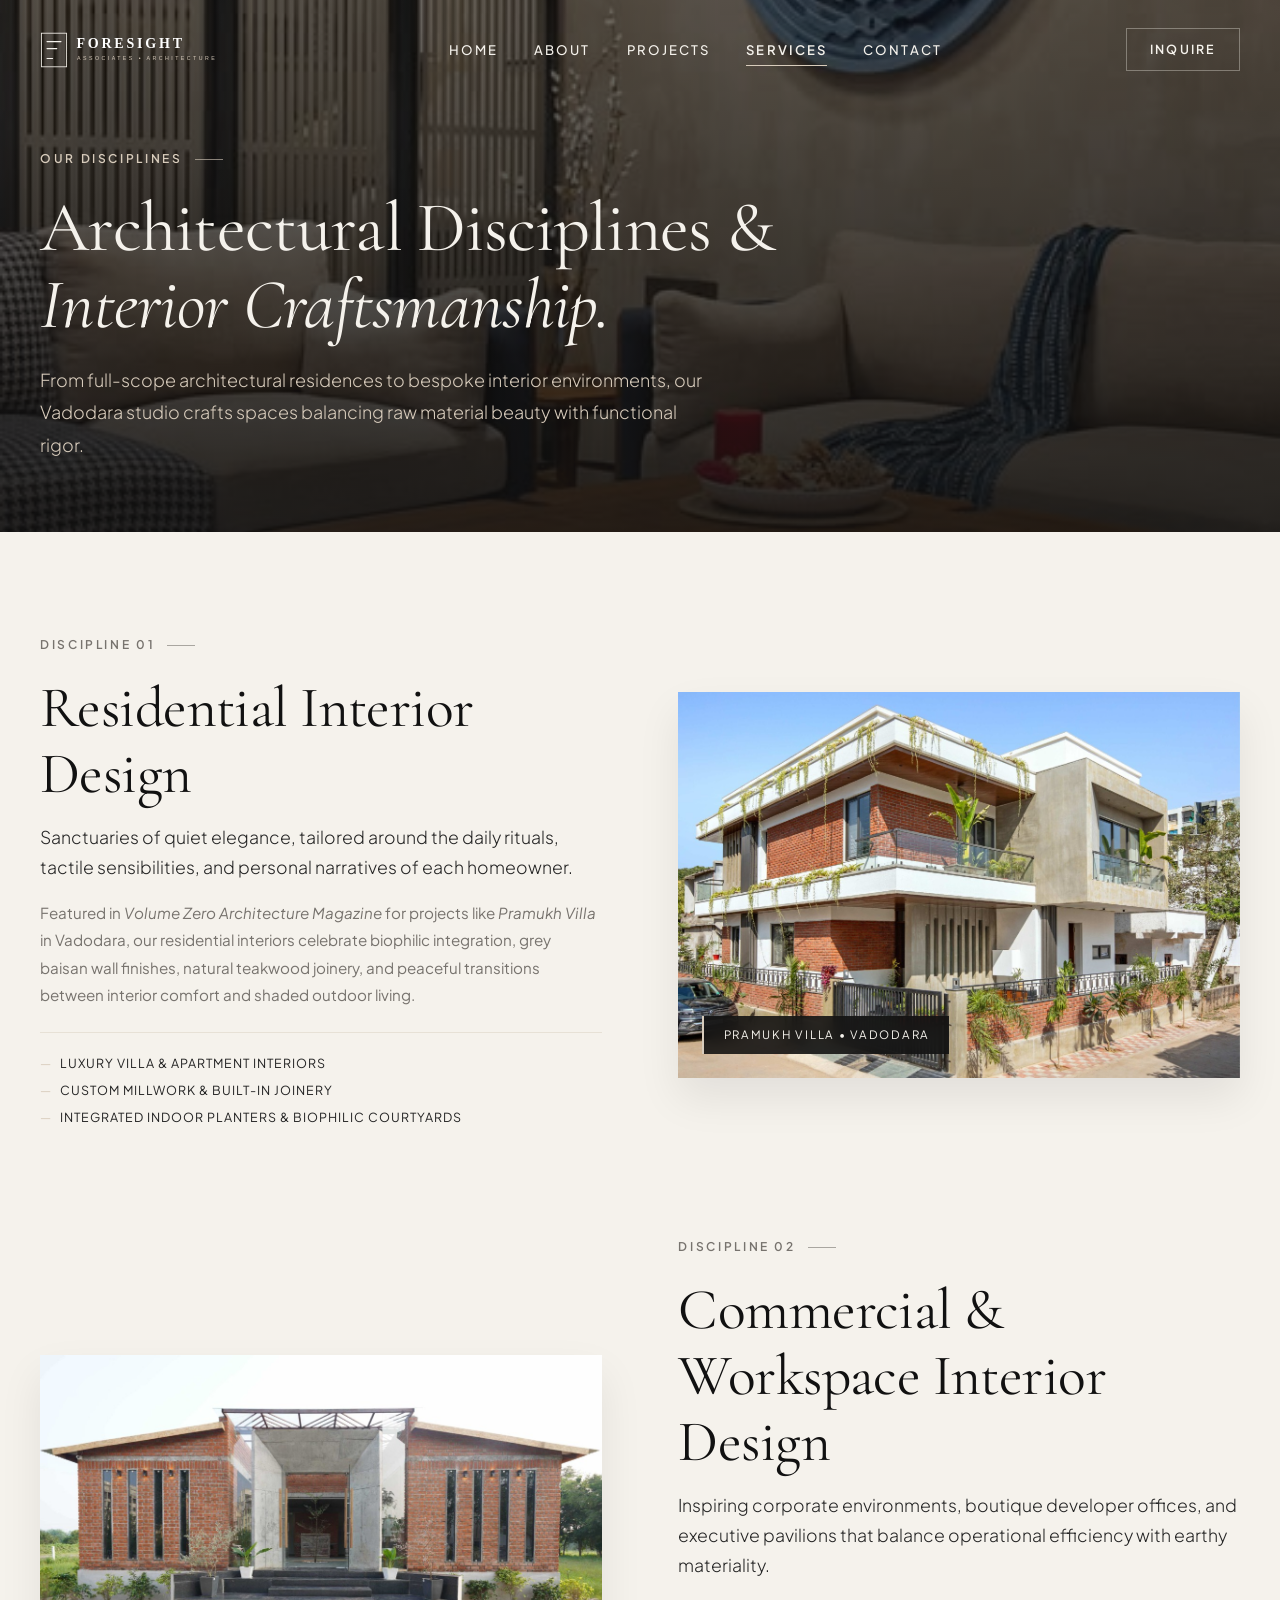
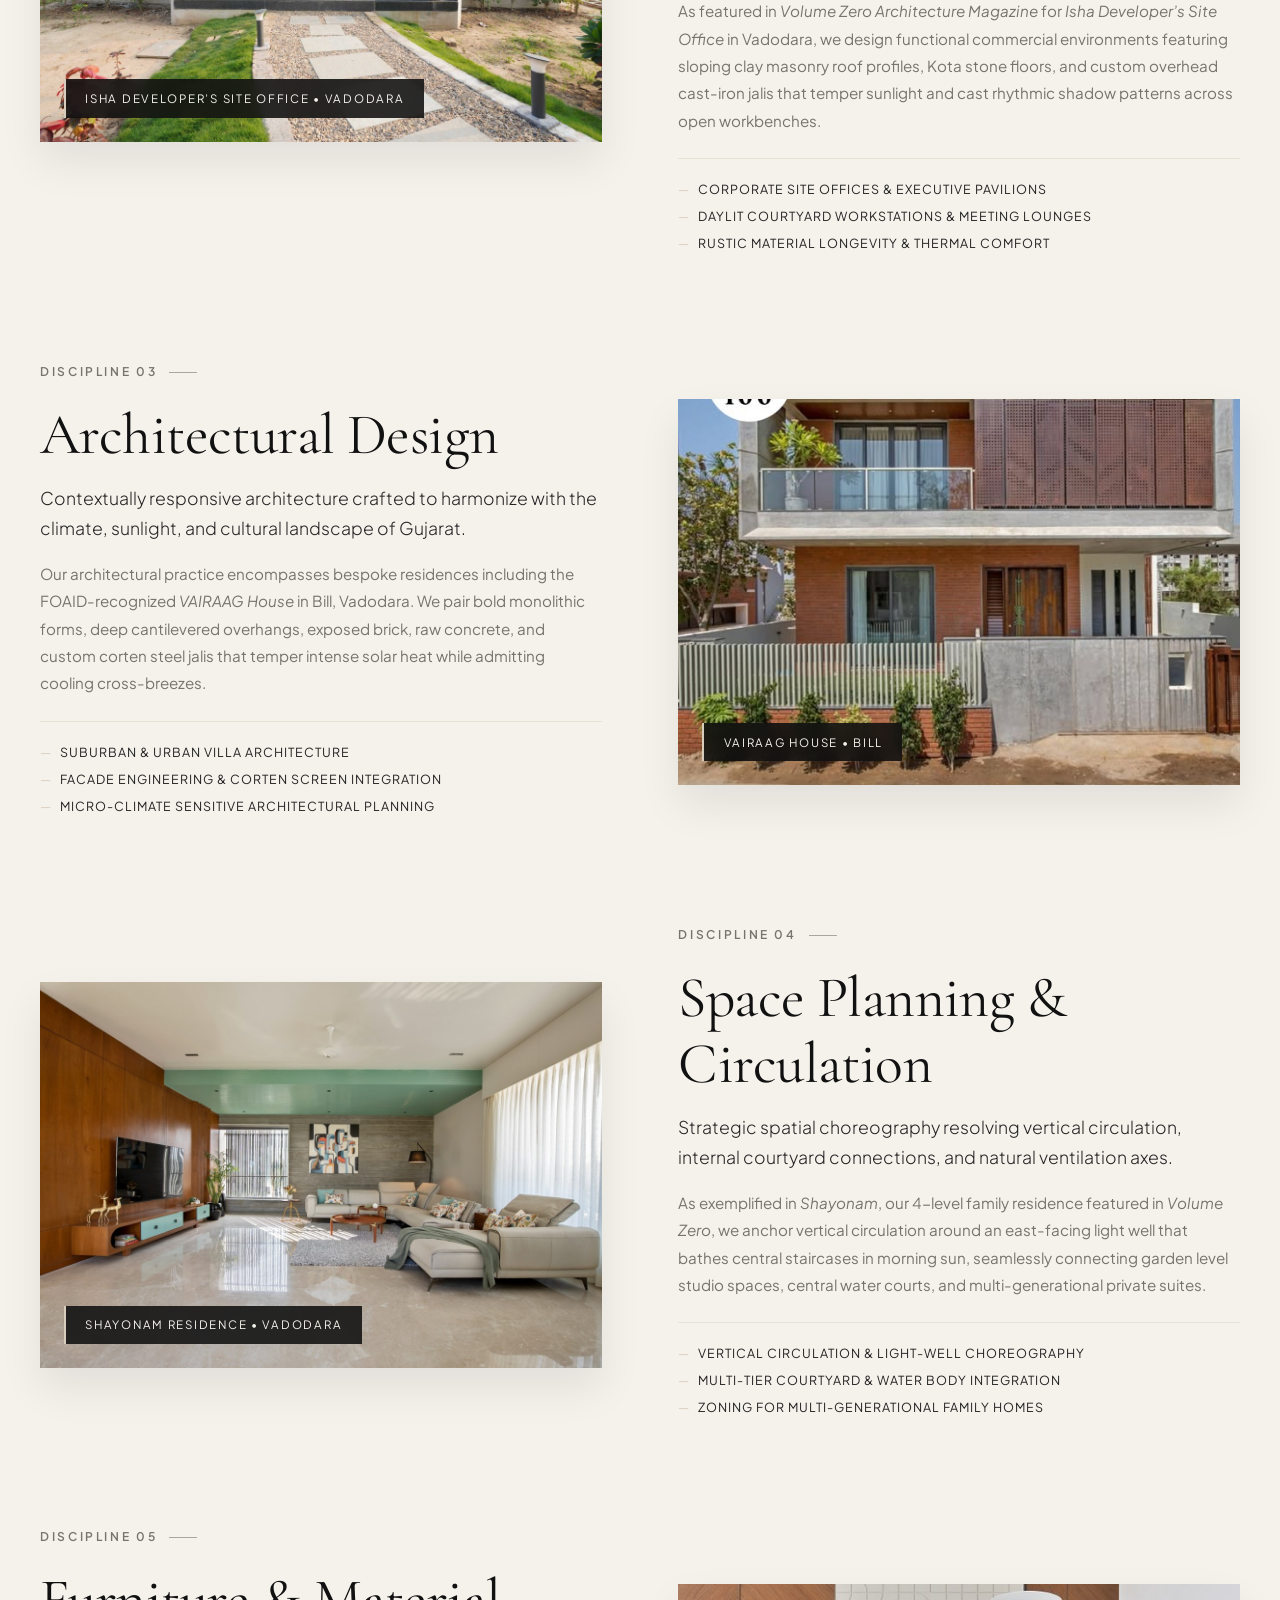
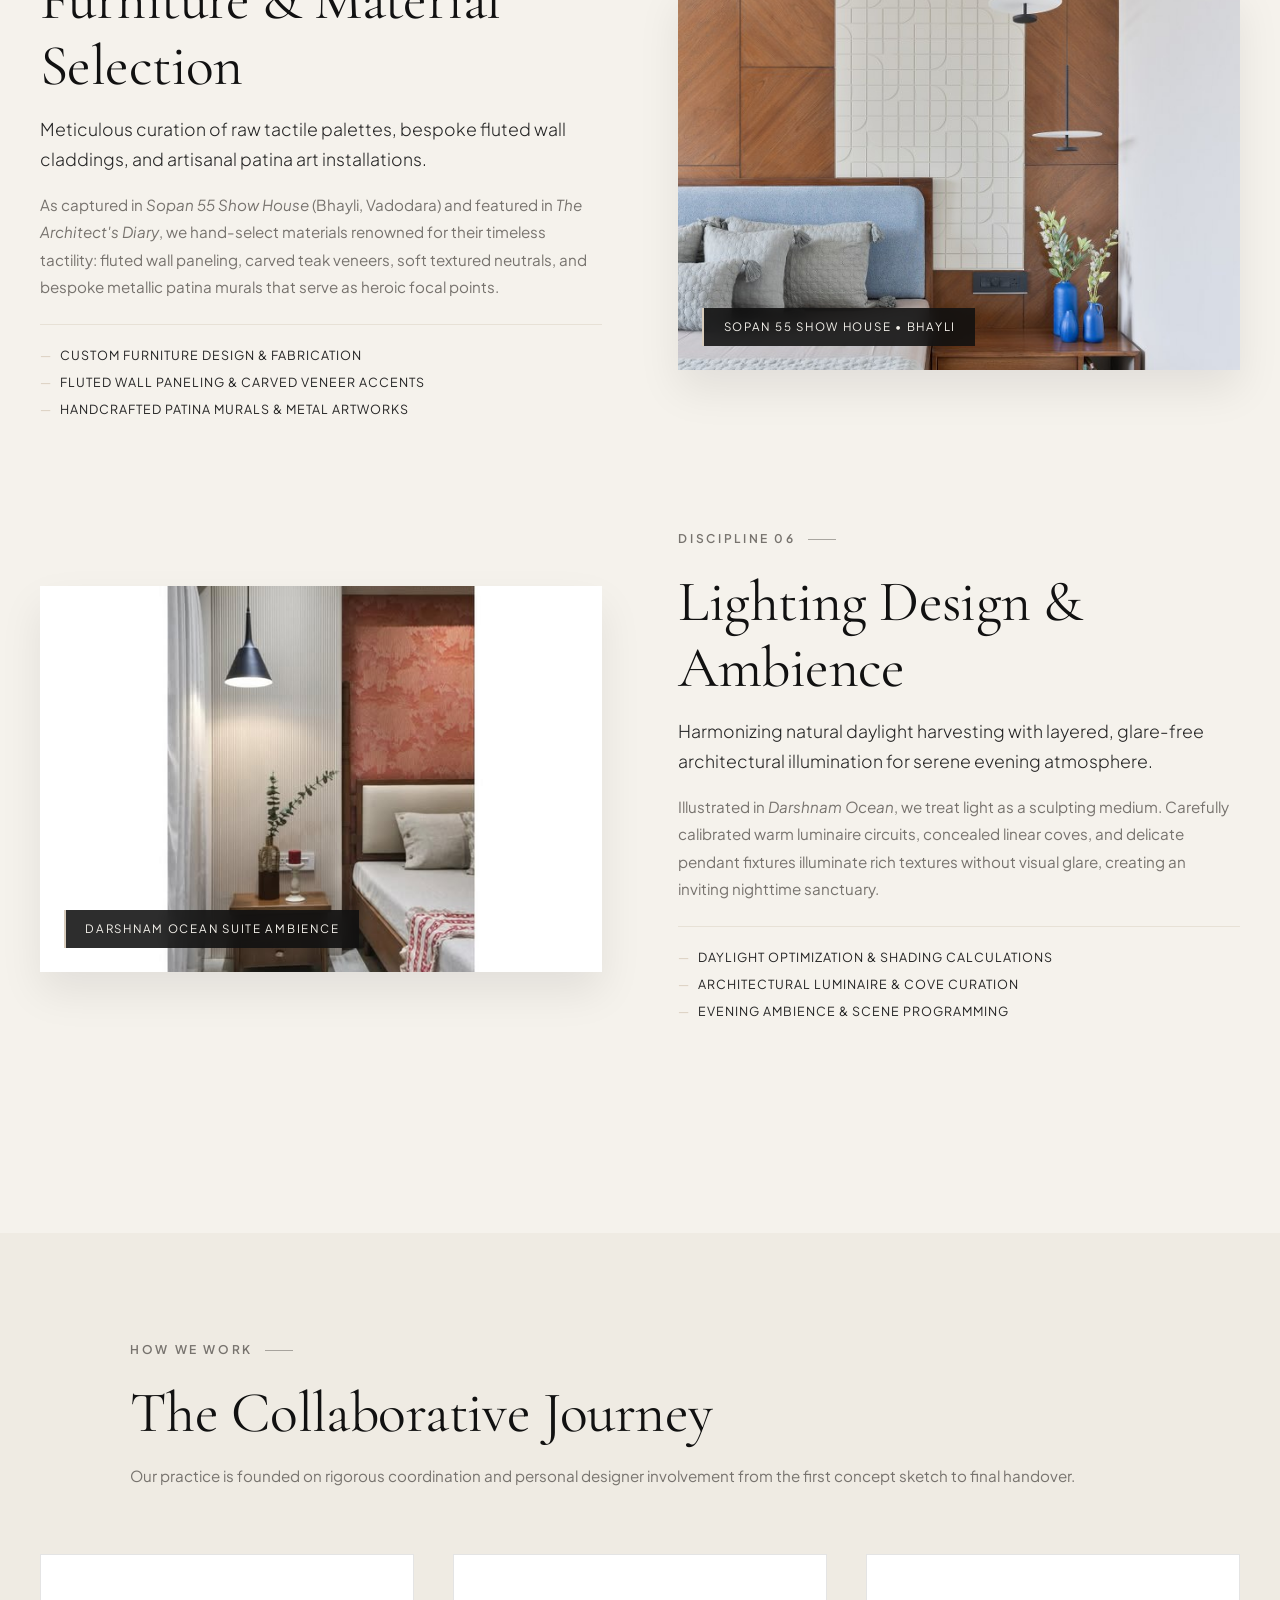
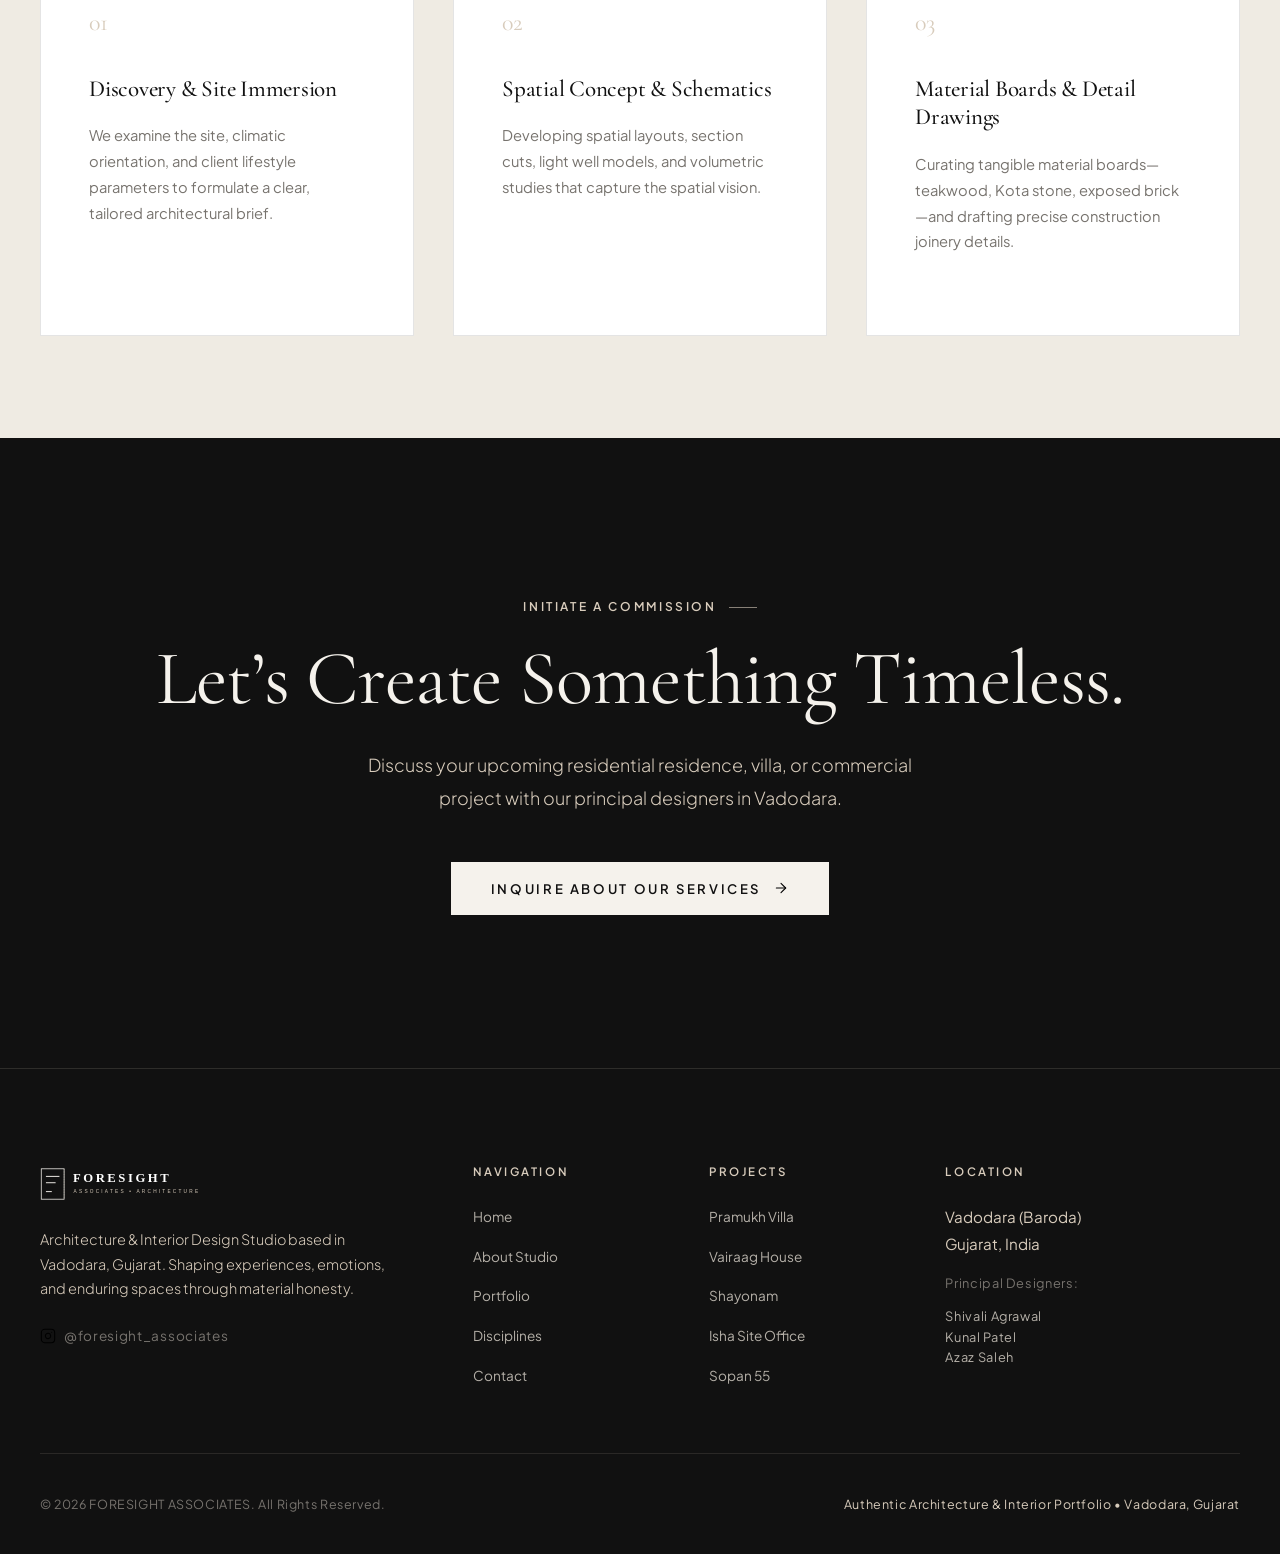
<file: ARCHI/foresight-associates/services.html>
<!DOCTYPE html>
<html lang="en">
<head>
  <meta charset="UTF-8">
  <meta name="viewport" content="width=device-width, initial-scale=1.0">
  <meta http-equiv="X-UA-Compatible" content="ie=edge">
  
  <title>Disciplines &amp; Services | FORESIGHT ASSOCIATES — Vadodara, Gujarat</title>
  <meta name="title" content="Disciplines &amp; Services | FORESIGHT ASSOCIATES — Vadodara, Gujarat">
  <meta name="description" content="Explore our bespoke architecture, residential interior design, commercial workspaces, space planning, material curation, and lighting design services in Vadodara, Gujarat.">
  
  <!-- Open Graph -->
  <meta property="og:type" content="website">
  <meta property="og:title" content="Disciplines &amp; Services | FORESIGHT ASSOCIATES">
  <meta property="og:description" content="Comprehensive architectural and luxury interior design services tailored for discerning residential and commercial clients.">
  <meta property="og:image" content="assets/images/hero/hero-services.svg">

  <link rel="icon" type="image/svg+xml" href="assets/logo/favicon.svg">
  
  <link rel="stylesheet" href="css/style.css">
  <link rel="stylesheet" href="css/animations.css">
  <link rel="stylesheet" href="css/responsive.css">
</head>
<body>
  <a href="#main-content" class="skip-link">Skip to main content</a>

  <!-- Header -->
  <header class="site-header header-dark-hero" role="banner">
    <div class="container header-container">
      <div class="brand-identity">
        <a href="index.html" class="brand-link" aria-label="Foresight Associates Home">
          <img src="assets/logo/logo-light.svg" alt="Foresight Associates" class="brand-logo-img brand-logo-light">
          <img src="assets/logo/logo.svg" alt="Foresight Associates" class="brand-logo-img brand-logo-dark">
        </a>
      </div>

      <nav class="desktop-nav" role="navigation" aria-label="Main Navigation">
        <ul class="nav-list">
          <li><a href="index.html" class="nav-link">Home</a></li>
          <li><a href="about.html" class="nav-link">About</a></li>
          <li><a href="projects.html" class="nav-link">Projects</a></li>
          <li><a href="services.html" class="nav-link active">Services</a></li>
          <li><a href="contact.html" class="nav-link">Contact</a></li>
        </ul>
      </nav>

      <div class="header-actions">
        <a href="contact.html" class="btn-nav btn-nav-desktop">Inquire</a>
        <button class="menu-toggle" aria-label="Toggle Navigation Menu" aria-expanded="false" aria-controls="mobileDrawer">
          <span class="menu-toggle-bar"></span>
          <span class="menu-toggle-bar"></span>
          <span class="menu-toggle-bar"></span>
        </button>
      </div>
    </div>
  </header>

  <!-- Mobile Drawer -->
  <div id="mobileDrawer" class="mobile-drawer" aria-hidden="true">
    <nav class="mobile-nav" aria-label="Mobile Navigation">
      <ul class="mobile-nav-list">
        <li><a href="index.html" class="mobile-nav-link">Home</a></li>
        <li><a href="about.html" class="mobile-nav-link">About</a></li>
        <li><a href="projects.html" class="mobile-nav-link">Projects</a></li>
        <li><a href="services.html" class="mobile-nav-link active">Services</a></li>
        <li><a href="contact.html" class="mobile-nav-link">Contact</a></li>
      </ul>
    </nav>
    <div class="mobile-drawer-footer">
      <span class="mobile-location-tag">Vadodara, Gujarat, India</span>
      <a href="https://www.instagram.com/foresight_associates/?hl=en" target="_blank" rel="noopener noreferrer" class="mobile-social-link">
        <img src="assets/icons/instagram.svg" alt="" class="btn-icon" aria-hidden="true">
        <span>Follow on Instagram @foresight_associates</span>
      </a>
    </div>
  </div>

  <main id="main-content" class="site-wrapper">
    
    <!-- Page Header Banner -->
    <header class="page-header" aria-label="Services Page Header">
      <div class="page-header-bg">
        <img src="assets/images/hero/hero-services.jpg" alt="Foresight Associates Disciplines" class="page-header-img">
      </div>
      <div class="page-header-overlay"></div>

      <div class="container page-header-content">
        <span class="eyebrow eyebrow-light reveal reveal-slide-up">Our Disciplines</span>
        <h1 class="page-header-title reveal reveal-slide-up delay-100">
          Architectural Disciplines &amp;<br>
          <em>Interior Craftsmanship.</em>
        </h1>
        <p class="page-header-lead reveal reveal-slide-up delay-200">
          From full-scope architectural residences to bespoke interior environments, our Vadodara studio crafts spaces balancing raw material beauty with functional rigor.
        </p>
      </div>
    </header>

    <!-- Detailed Disciplines Section (6 Core Services with Images & Descriptions) -->
    <section class="section">
      <div class="container">
        
        <!-- 1. Residential Interior Design -->
        <div class="service-feature-row reveal reveal-slide-up">
          <div class="split-content">
            <span class="eyebrow">Discipline 01</span>
            <h2 class="heading-section">Residential Interior Design</h2>
            <p class="body-lead" style="margin-top: 1rem;">
              Sanctuaries of quiet elegance, tailored around the daily rituals, tactile sensibilities, and personal narratives of each homeowner.
            </p>
            <p class="body-editorial" style="margin-top: 1rem;">
              Featured in <em>Volume Zero Architecture Magazine</em> for projects like <em>Pramukh Villa</em> in Vadodara, our residential interiors celebrate biophilic integration, grey baisan wall finishes, natural teakwood joinery, and peaceful transitions between interior comfort and shaded outdoor living.
            </p>
            <div class="service-deliverables" style="margin-top: 1.5rem;">
              <div class="service-deliverable-item">Luxury Villa &amp; Apartment Interiors</div>
              <div class="service-deliverable-item">Custom Millwork &amp; Built-In Joinery</div>
              <div class="service-deliverable-item">Integrated Indoor Planters &amp; Biophilic Courtyards</div>
            </div>
          </div>
          <div class="service-feature-media">
            <img src="assets/images/projects/pramukh-villa.jpg" alt="Residential Interior Design by Foresight Associates - Pramukh Villa" class="service-feature-img" loading="lazy">
            <div class="media-caption-badge">
              <span>Pramukh Villa • Vadodara</span>
            </div>
          </div>
        </div>

        <!-- 2. Commercial Workspace & Corporate Architecture -->
        <div class="service-feature-row reveal reveal-slide-up">
          <div class="split-content">
            <span class="eyebrow">Discipline 02</span>
            <h2 class="heading-section">Commercial &amp; Workspace Interior Design</h2>
            <p class="body-lead" style="margin-top: 1rem;">
              Inspiring corporate environments, boutique developer offices, and executive pavilions that balance operational efficiency with earthy materiality.
            </p>
            <p class="body-editorial" style="margin-top: 1rem;">
              As featured in <em>Volume Zero Architecture Magazine</em> for <em>Isha Developer’s Site Office</em> in Vadodara, we design functional commercial environments featuring sloping clay masonry roof profiles, Kota stone floors, and custom overhead cast-iron jalis that temper sunlight and cast rhythmic shadow patterns across open workbenches.
            </p>
            <div class="service-deliverables" style="margin-top: 1.5rem;">
              <div class="service-deliverable-item">Corporate Site Offices &amp; Executive Pavilions</div>
              <div class="service-deliverable-item">Daylit Courtyard Workstations &amp; Meeting Lounges</div>
              <div class="service-deliverable-item">Rustic Material Longevity &amp; Thermal Comfort</div>
            </div>
          </div>
          <div class="service-feature-media">
            <img src="assets/images/projects/isha-office.jpg" alt="Commercial Workspace Architecture by Foresight Associates - Isha Developer's Site Office" class="service-feature-img" loading="lazy">
            <div class="media-caption-badge">
              <span>Isha Developer’s Site Office • Vadodara</span>
            </div>
          </div>
        </div>

        <!-- 3. Architectural Design -->
        <div class="service-feature-row reveal reveal-slide-up">
          <div class="split-content">
            <span class="eyebrow">Discipline 03</span>
            <h2 class="heading-section">Architectural Design</h2>
            <p class="body-lead" style="margin-top: 1rem;">
              Contextually responsive architecture crafted to harmonize with the climate, sunlight, and cultural landscape of Gujarat.
            </p>
            <p class="body-editorial" style="margin-top: 1rem;">
              Our architectural practice encompasses bespoke residences including the FOAID-recognized <em>VAIRAAG House</em> in Bill, Vadodara. We pair bold monolithic forms, deep cantilevered overhangs, exposed brick, raw concrete, and custom corten steel jalis that temper intense solar heat while admitting cooling cross-breezes.
            </p>
            <div class="service-deliverables" style="margin-top: 1.5rem;">
              <div class="service-deliverable-item">Suburban &amp; Urban Villa Architecture</div>
              <div class="service-deliverable-item">Facade Engineering &amp; Corten Screen Integration</div>
              <div class="service-deliverable-item">Micro-Climate Sensitive Architectural Planning</div>
            </div>
          </div>
          <div class="service-feature-media">
            <img src="assets/images/projects/vairaag-house.jpg" alt="Architectural Design by Foresight Associates - VAIRAAG House" class="service-feature-img" loading="lazy">
            <div class="media-caption-badge">
              <span>VAIRAAG House • Bill</span>
            </div>
          </div>
        </div>

        <!-- 4. Space Planning -->
        <div class="service-feature-row reveal reveal-slide-up">
          <div class="split-content">
            <span class="eyebrow">Discipline 04</span>
            <h2 class="heading-section">Space Planning &amp; Circulation</h2>
            <p class="body-lead" style="margin-top: 1rem;">
              Strategic spatial choreography resolving vertical circulation, internal courtyard connections, and natural ventilation axes.
            </p>
            <p class="body-editorial" style="margin-top: 1rem;">
              As exemplified in <em>Shayonam</em>, our 4-level family residence featured in <em>Volume Zero</em>, we anchor vertical circulation around an east-facing light well that bathes central staircases in morning sun, seamlessly connecting garden level studio spaces, central water courts, and multi-generational private suites.
            </p>
            <div class="service-deliverables" style="margin-top: 1.5rem;">
              <div class="service-deliverable-item">Vertical Circulation &amp; Light-Well Choreography</div>
              <div class="service-deliverable-item">Multi-Tier Courtyard &amp; Water Body Integration</div>
              <div class="service-deliverable-item">Zoning for Multi-Generational Family Homes</div>
            </div>
          </div>
          <div class="service-feature-media">
            <img src="assets/images/projects/shayonam.jpg" alt="Space Planning by Foresight Associates - Shayonam 4-Level Residence" class="service-feature-img" loading="lazy">
            <div class="media-caption-badge">
              <span>Shayonam Residence • Vadodara</span>
            </div>
          </div>
        </div>

        <!-- 5. Furniture & Material Selection -->
        <div class="service-feature-row reveal reveal-slide-up">
          <div class="split-content">
            <span class="eyebrow">Discipline 05</span>
            <h2 class="heading-section">Furniture &amp; Material Selection</h2>
            <p class="body-lead" style="margin-top: 1rem;">
              Meticulous curation of raw tactile palettes, bespoke fluted wall claddings, and artisanal patina art installations.
            </p>
            <p class="body-editorial" style="margin-top: 1rem;">
              As captured in <em>Sopan 55 Show House</em> (Bhayli, Vadodara) and featured in <em>The Architect's Diary</em>, we hand-select materials renowned for their timeless tactility: fluted wall paneling, carved teak veneers, soft textured neutrals, and bespoke metallic patina murals that serve as heroic focal points.
            </p>
            <div class="service-deliverables" style="margin-top: 1.5rem;">
              <div class="service-deliverable-item">Custom Furniture Design &amp; Fabrication</div>
              <div class="service-deliverable-item">Fluted Wall Paneling &amp; Carved Veneer Accents</div>
              <div class="service-deliverable-item">Handcrafted Patina Murals &amp; Metal Artworks</div>
            </div>
          </div>
          <div class="service-feature-media">
            <img src="assets/images/projects/sopan-55.jpg" alt="Furniture & Material Selection by Foresight Associates - Sopan 55 Show Residence" class="service-feature-img" loading="lazy">
            <div class="media-caption-badge">
              <span>Sopan 55 Show House • Bhayli</span>
            </div>
          </div>
        </div>

        <!-- 6. Lighting Design & Ambience -->
        <div class="service-feature-row reveal reveal-slide-up">
          <div class="split-content">
            <span class="eyebrow">Discipline 06</span>
            <h2 class="heading-section">Lighting Design &amp; Ambience</h2>
            <p class="body-lead" style="margin-top: 1rem;">
              Harmonizing natural daylight harvesting with layered, glare-free architectural illumination for serene evening atmosphere.
            </p>
            <p class="body-editorial" style="margin-top: 1rem;">
              Illustrated in <em>Darshnam Ocean</em>, we treat light as a sculpting medium. Carefully calibrated warm luminaire circuits, concealed linear coves, and delicate pendant fixtures illuminate rich textures without visual glare, creating an inviting nighttime sanctuary.
            </p>
            <div class="service-deliverables" style="margin-top: 1.5rem;">
              <div class="service-deliverable-item">Daylight Optimization &amp; Shading Calculations</div>
              <div class="service-deliverable-item">Architectural Luminaire &amp; Cove Curation</div>
              <div class="service-deliverable-item">Evening Ambience &amp; Scene Programming</div>
            </div>
          </div>
          <div class="service-feature-media">
            <img src="assets/images/projects/darshnam-ocean.jpg" alt="Lighting Design by Foresight Associates - Darshnam Ocean" class="service-feature-img" loading="lazy">
            <div class="media-caption-badge">
              <span>Darshnam Ocean Suite Ambience</span>
            </div>
          </div>
        </div>

      </div>
    </section>

    <!-- Collaborative Design Process -->
    <section class="section section-secondary">
      <div class="container">
        <div class="container-narrow text-center" style="margin: 0 auto 4rem auto;">
          <div class="reveal reveal-slide-up">
            <span class="eyebrow">How We Work</span>
            <h2 class="heading-section">The Collaborative Journey</h2>
            <p class="body-editorial" style="margin-top: 1rem;">
              Our practice is founded on rigorous coordination and personal designer involvement from the first concept sketch to final handover.
            </p>
          </div>
        </div>

        <div class="services-grid">
          <div class="service-card reveal reveal-slide-up delay-100">
            <span class="service-number">01</span>
            <h3 class="service-title">Discovery &amp; Site Immersion</h3>
            <p class="service-desc">We examine the site, climatic orientation, and client lifestyle parameters to formulate a clear, tailored architectural brief.</p>
          </div>

          <div class="service-card reveal reveal-slide-up delay-200">
            <span class="service-number">02</span>
            <h3 class="service-title">Spatial Concept &amp; Schematics</h3>
            <p class="service-desc">Developing spatial layouts, section cuts, light well models, and volumetric studies that capture the spatial vision.</p>
          </div>

          <div class="service-card reveal reveal-slide-up delay-300">
            <span class="service-number">03</span>
            <h3 class="service-title">Material Boards &amp; Detail Drawings</h3>
            <p class="service-desc">Curating tangible material boards—teakwood, Kota stone, exposed brick—and drafting precise construction joinery details.</p>
          </div>
        </div>
      </div>
    </section>

    <!-- Final CTA -->
    <section class="section-cta" aria-label="CTA">
      <div class="container reveal reveal-slide-up">
        <span class="eyebrow eyebrow-light">Initiate a Commission</span>
        <h2 class="cta-headline">Let’s Create Something Timeless.</h2>
        <p class="cta-subtext">
          Discuss your upcoming residential residence, villa, or commercial project with our principal designers in Vadodara.
        </p>
        <a href="contact.html" class="btn btn-light">
          <span>Inquire About Our Services</span>
          <img src="assets/icons/arrow-right.svg" alt="" class="btn-icon" aria-hidden="true">
        </a>
      </div>
    </section>

  </main>

  <!-- Footer -->
  <footer class="site-footer" role="contentinfo">
    <div class="container">
      <div class="footer-top">
        <div class="footer-brand">
          <a href="index.html" class="brand-link" aria-label="Foresight Associates Home">
            <img src="assets/logo/logo-light.svg" alt="Foresight Associates" class="footer-logo-img">
          </a>
          <p class="footer-tagline">
            Architecture &amp; Interior Design Studio based in Vadodara, Gujarat. Shaping experiences, emotions, and enduring spaces through material honesty.
          </p>
          <a href="https://www.instagram.com/foresight_associates/?hl=en" target="_blank" rel="noopener noreferrer" class="mobile-social-link">
            <img src="assets/icons/instagram.svg" alt="" class="btn-icon" aria-hidden="true">
            <span>@foresight_associates</span>
          </a>
        </div>

        <div>
          <h4 class="footer-column-title">Navigation</h4>
          <ul class="footer-nav-list">
            <li><a href="index.html" class="footer-nav-link">Home</a></li>
            <li><a href="about.html" class="footer-nav-link">About Studio</a></li>
            <li><a href="projects.html" class="footer-nav-link">Portfolio</a></li>
            <li><a href="services.html" class="footer-nav-link">Disciplines</a></li>
            <li><a href="contact.html" class="footer-nav-link">Contact</a></li>
          </ul>
        </div>

        <div>
          <h4 class="footer-column-title">Projects</h4>
          <ul class="footer-nav-list">
            <li><a href="projects.html" class="footer-nav-link">Pramukh Villa</a></li>
            <li><a href="projects.html" class="footer-nav-link">Vairaag House</a></li>
            <li><a href="projects.html" class="footer-nav-link">Shayonam</a></li>
            <li><a href="projects.html" class="footer-nav-link">Isha Site Office</a></li>
            <li><a href="projects.html" class="footer-nav-link">Sopan 55</a></li>
          </ul>
        </div>

        <div>
          <h4 class="footer-column-title">Location</h4>
          <p class="body-editorial" style="color: #D8CCBC; margin-bottom: 1rem;">
            Vadodara (Baroda)<br>
            Gujarat, India
          </p>
          <span class="caption" style="display: block; color: var(--color-muted-grey); margin-bottom: 0.75rem;">Principal Designers:</span>
          <p class="caption" style="color: #B5B0A8; line-height: 1.6;">
            Shivali Agrawal<br>
            Kunal Patel<br>
            Azaz Saleh
          </p>
        </div>
      </div>

      <div class="footer-bottom">
        <p class="footer-copyright">
          &copy; <span class="current-year">2026</span> FORESIGHT ASSOCIATES. All Rights Reserved.
        </p>
        <p class="footer-credits">
          Authentic Architecture &amp; Interior Portfolio • Vadodara, Gujarat
        </p>
      </div>
    </div>
  </footer>

  <button class="back-to-top" aria-label="Scroll Back to Top">
    <svg width="20" height="20" viewBox="0 0 24 24" fill="none" stroke="currentColor" stroke-width="1.8" stroke-linecap="round" stroke-linejoin="round">
      <line x1="12" y1="19" x2="12" y2="5"></line>
      <polyline points="5 12 12 5 19 12"></polyline>
    </svg>
  </button>

  <script src="js/navigation.js"></script>
  <script src="js/animations.js"></script>
  <script src="js/main.js"></script>
</body>
</html>
</file>
<file: ARCHI/foresight-associates/css/style.css>
/**
 * FORESIGHT ASSOCIATES — Luxury Architecture & Interior Design Studio
 * Core Style Sheet
 * Brand Palette: Warm Ivory, Soft Beige, Charcoal, Deep Black, Muted Grey, White
 */

@import url('https://fonts.googleapis.com/css2?family=Cormorant+Garamond:ital,wght@0,300;0,400;0,500;0,600;0,700;1,400;1,500;1,600&family=Plus+Jakarta+Sans:wght@300;400;500;600;700&display=swap');

:root {
  /* Brand Color Palette */
  --color-warm-ivory: #F5F2EC;
  --color-soft-beige: #D8CCBC;
  --color-beige-dark: #C4B6A2;
  --color-charcoal: #242424;
  --color-charcoal-light: #2E2E2E;
  --color-deep-black: #111111;
  --color-muted-grey: #77736E;
  --color-light-grey: #E5E1D8;
  --color-white: #FFFFFF;
  --color-accent-bronze: #9E856E;

  /* Semantic Variables */
  --bg-primary: var(--color-warm-ivory);
  --bg-secondary: #EFEBE3;
  --bg-dark: var(--color-deep-black);
  --bg-charcoal: var(--color-charcoal);
  --text-primary: var(--color-deep-black);
  --text-secondary: var(--color-muted-grey);
  --text-light: var(--color-warm-ivory);
  --border-light: rgba(216, 204, 188, 0.45);
  --border-dark: rgba(36, 36, 36, 0.12);
  --border-dark-strong: rgba(36, 36, 36, 0.25);

  /* Typography */
  --font-serif: 'Cormorant Garamond', Georgia, 'Times New Roman', serif;
  --font-sans: 'Plus Jakarta Sans', -apple-system, BlinkMacSystemFont, 'Segoe UI', Roboto, Helvetica, Arial, sans-serif;

  /* Spacing */
  --spacing-xs: 0.5rem;
  --spacing-sm: 1rem;
  --spacing-md: 2rem;
  --spacing-lg: 4rem;
  --spacing-xl: 7rem;
  --spacing-xxl: 11rem;

  /* Layout */
  --container-max: 1440px;
  --container-narrow: 1100px;
  --container-gutter: clamp(1.25rem, 5vw, 4rem);

  /* Transitions */
  --transition-fast: 0.2s cubic-bezier(0.25, 1, 0.5, 1);
  --transition-smooth: 0.45s cubic-bezier(0.16, 1, 0.3, 1);
  --transition-slow: 0.8s cubic-bezier(0.16, 1, 0.3, 1);

  /* Shadows */
  --shadow-subtle: 0 4px 20px rgba(17, 17, 17, 0.04);
  --shadow-editorial: 0 20px 40px rgba(17, 17, 17, 0.08);
  --shadow-modal: 0 30px 60px rgba(0, 0, 0, 0.25);
}

/* ---------------------------------------------
   Reset & Base Styles
---------------------------------------------- */
*, *::before, *::after {
  box-sizing: border-box;
  margin: 0;
  padding: 0;
}

html {
  font-size: 16px;
  scroll-behavior: smooth;
  -webkit-font-smoothing: antialiased;
  -moz-osx-font-smoothing: grayscale;
}

body {
  font-family: var(--font-sans);
  font-weight: 400;
  color: var(--text-primary);
  background-color: var(--bg-primary);
  line-height: 1.65;
  overflow-x: hidden;
  position: relative;
}

/* Accessibility Skip Link */
.skip-link {
  position: absolute;
  top: -60px;
  left: 20px;
  background: var(--color-deep-black);
  color: var(--color-warm-ivory);
  padding: 10px 20px;
  z-index: 9999;
  font-size: 0.85rem;
  letter-spacing: 1.5px;
  text-transform: uppercase;
  transition: top var(--transition-fast);
  text-decoration: none;
}
.skip-link:focus {
  top: 20px;
}

/* Selection */
::selection {
  background-color: var(--color-soft-beige);
  color: var(--color-deep-black);
}

img, svg {
  display: block;
  max-width: 100%;
  height: auto;
}

a {
  color: inherit;
  text-decoration: none;
  transition: color var(--transition-fast), border-color var(--transition-fast);
}

button {
  font-family: inherit;
  border: none;
  background: none;
  cursor: pointer;
  outline: none;
}

ul, ol {
  list-style: none;
}

/* ---------------------------------------------
   Typography Hierarchy
---------------------------------------------- */
h1, h2, h3, h4, h5, h6 {
  font-family: var(--font-serif);
  font-weight: 500;
  line-height: 1.15;
  color: var(--text-primary);
  letter-spacing: -0.01em;
}

.heading-display {
  font-size: clamp(3rem, 7.5vw, 6.8rem);
  font-weight: 400;
  line-height: 1.05;
  letter-spacing: -0.02em;
}

.heading-section {
  font-size: clamp(2.2rem, 4.5vw, 4rem);
  font-weight: 400;
  line-height: 1.15;
}

.heading-sub {
  font-size: clamp(1.4rem, 2.5vw, 2.2rem);
  font-weight: 400;
  line-height: 1.3;
}

.heading-card {
  font-size: clamp(1.3rem, 2vw, 1.8rem);
  font-weight: 500;
}

.eyebrow {
  font-family: var(--font-sans);
  font-size: 0.75rem;
  font-weight: 600;
  text-transform: uppercase;
  letter-spacing: 0.22em;
  color: var(--color-muted-grey);
  display: inline-block;
  margin-bottom: 1.25rem;
  position: relative;
}

.eyebrow-light {
  color: var(--color-soft-beige);
}

.eyebrow::after {
  content: '';
  display: inline-block;
  width: 28px;
  height: 1px;
  background-color: currentColor;
  vertical-align: middle;
  margin-left: 0.75rem;
  opacity: 0.6;
}

.body-lead {
  font-size: clamp(1.1rem, 1.3vw, 1.3rem);
  line-height: 1.7;
  color: var(--color-charcoal);
  font-weight: 300;
}

.body-lead-light {
  color: var(--color-light-grey);
}

.body-editorial {
  font-size: 0.95rem;
  line-height: 1.8;
  color: var(--text-secondary);
}

.caption {
  font-size: 0.8rem;
  letter-spacing: 0.05em;
  color: var(--color-muted-grey);
}

/* ---------------------------------------------
   Layout Containers
---------------------------------------------- */
.site-wrapper {
  position: relative;
  min-height: 100vh;
  display: flex;
  flex-direction: column;
}

.container {
  width: 100%;
  max-width: var(--container-max);
  margin-left: auto;
  margin-right: auto;
  padding-left: var(--container-gutter);
  padding-right: var(--container-gutter);
}

.container-narrow {
  width: 100%;
  max-width: var(--container-narrow);
  margin-left: auto;
  margin-right: auto;
  padding-left: var(--container-gutter);
  padding-right: var(--container-gutter);
}

.section {
  padding-top: clamp(4rem, 8vw, var(--spacing-xl));
  padding-bottom: clamp(4rem, 8vw, var(--spacing-xl));
  position: relative;
}

.section-dark {
  background-color: var(--bg-dark);
  color: var(--text-light);
}

.section-dark h1,
.section-dark h2,
.section-dark h3,
.section-dark h4 {
  color: var(--text-light);
}

.section-secondary {
  background-color: var(--bg-secondary);
}

/* ---------------------------------------------
   Header & Navigation
---------------------------------------------- */
.site-header {
  position: fixed;
  top: 0;
  left: 0;
  width: 100%;
  z-index: 1000;
  transition: background-color var(--transition-smooth), 
              backdrop-filter var(--transition-smooth), 
              padding var(--transition-smooth), 
              border-color var(--transition-smooth);
  padding: 1.75rem 0;
  border-bottom: 1px solid transparent;
}

.site-header.scrolled {
  background-color: rgba(245, 242, 236, 0.92);
  backdrop-filter: blur(12px);
  -webkit-backdrop-filter: blur(12px);
  padding: 1rem 0;
  border-bottom: 1px solid var(--border-light);
  box-shadow: 0 4px 20px rgba(0, 0, 0, 0.03);
}

/* Transparent Header Variant (for full-screen heroes) */
.site-header.header-dark-hero:not(.scrolled) .nav-link {
  color: var(--color-warm-ivory);
}
.site-header.header-dark-hero:not(.scrolled) .nav-link::after {
  background-color: var(--color-soft-beige);
}
.site-header.header-dark-hero:not(.scrolled) .brand-logo-light {
  display: block;
}
.site-header.header-dark-hero:not(.scrolled) .brand-logo-dark {
  display: none;
}
.site-header.header-dark-hero:not(.scrolled) .btn-nav {
  color: var(--color-warm-ivory);
  border-color: rgba(245, 242, 236, 0.35);
}
.site-header.header-dark-hero:not(.scrolled) .btn-nav:hover {
  background-color: var(--color-warm-ivory);
  color: var(--color-deep-black);
}
.site-header.header-dark-hero:not(.scrolled) .menu-toggle-bar {
  background-color: var(--color-warm-ivory);
}

.header-container {
  display: flex;
  align-items: center;
  justify-content: space-between;
}

.brand-identity {
  display: flex;
  align-items: center;
  z-index: 1010;
}

.brand-link {
  display: flex;
  align-items: center;
  text-decoration: none;
}

.brand-logo-img {
  height: 42px;
  width: auto;
  transition: opacity var(--transition-fast);
}

.brand-logo-light {
  display: none;
}

.brand-logo-dark {
  display: block;
}

.site-header.scrolled .brand-logo-light {
  display: none !important;
}
.site-header.scrolled .brand-logo-dark {
  display: block !important;
}

/* Desktop Nav */
.desktop-nav {
  display: flex;
  align-items: center;
  gap: 2.5rem;
}

.nav-list {
  display: flex;
  align-items: center;
  gap: 2.25rem;
}

.nav-link {
  font-family: var(--font-sans);
  font-size: 0.82rem;
  font-weight: 500;
  text-transform: uppercase;
  letter-spacing: 0.16em;
  color: var(--color-charcoal);
  position: relative;
  padding: 0.5rem 0;
  transition: color var(--transition-fast);
}

.nav-link::after {
  content: '';
  position: absolute;
  bottom: 0;
  left: 0;
  width: 0%;
  height: 1px;
  background-color: var(--color-deep-black);
  transition: width var(--transition-smooth);
}

.nav-link:hover,
.nav-link:focus-visible {
  color: var(--color-deep-black);
}

.nav-link:hover::after,
.nav-link.active::after {
  width: 100%;
}

.nav-link.active {
  color: var(--color-deep-black);
  font-weight: 600;
}

/* Nav Action & Studio Button */
.header-actions {
  display: flex;
  align-items: center;
  gap: 1.25rem;
}

.btn-nav {
  display: inline-flex;
  align-items: center;
  padding: 0.65rem 1.4rem;
  font-size: 0.78rem;
  font-weight: 600;
  text-transform: uppercase;
  letter-spacing: 0.18em;
  color: var(--color-charcoal);
  border: 1px solid var(--border-dark-strong);
  transition: all var(--transition-fast);
  background: transparent;
}

.btn-nav:hover {
  background-color: var(--color-deep-black);
  color: var(--color-warm-ivory);
  border-color: var(--color-deep-black);
}

/* Mobile Hamburger Toggle */
.menu-toggle {
  display: none;
  flex-direction: column;
  justify-content: center;
  align-items: flex-end;
  gap: 6px;
  width: 44px;
  height: 44px;
  padding: 8px;
  z-index: 1010;
  cursor: pointer;
  background: transparent;
  border: none;
}

.menu-toggle-bar {
  width: 26px;
  height: 1.5px;
  background-color: var(--color-deep-black);
  transition: transform var(--transition-smooth), opacity var(--transition-fast), width var(--transition-fast);
  transform-origin: center;
}

.menu-toggle-bar:nth-child(2) {
  width: 18px;
}

.menu-toggle.is-active .menu-toggle-bar:nth-child(1) {
  transform: translateY(7.5px) rotate(45deg);
  background-color: var(--color-warm-ivory) !important;
}

.menu-toggle.is-active .menu-toggle-bar:nth-child(2) {
  opacity: 0;
  transform: translateX(-10px);
}

.menu-toggle.is-active .menu-toggle-bar:nth-child(3) {
  transform: translateY(-7.5px) rotate(-45deg);
  width: 26px;
  background-color: var(--color-warm-ivory) !important;
}

/* Mobile Navigation Drawer */
.mobile-drawer {
  position: fixed;
  top: 0;
  right: 0;
  width: 100%;
  height: 100vh;
  background-color: var(--color-deep-black);
  z-index: 1005;
  display: flex;
  flex-direction: column;
  justify-content: space-between;
  padding: clamp(6rem, 15vh, 8rem) var(--container-gutter) 3rem;
  transform: translateX(100%);
  transition: transform 0.6s cubic-bezier(0.16, 1, 0.3, 1);
  overflow-y: auto;
}

.mobile-drawer.is-open {
  transform: translateX(0);
}

.mobile-nav-list {
  display: flex;
  flex-direction: column;
  gap: 1.75rem;
}

.mobile-nav-link {
  font-family: var(--font-serif);
  font-size: clamp(2rem, 7vw, 3.2rem);
  color: var(--color-warm-ivory);
  text-decoration: none;
  font-weight: 400;
  letter-spacing: 0.02em;
  transition: color var(--transition-fast), transform var(--transition-fast);
  display: inline-block;
}

.mobile-nav-link:hover,
.mobile-nav-link.active {
  color: var(--color-soft-beige);
  transform: translateX(8px);
}

.mobile-drawer-footer {
  border-top: 1px solid rgba(216, 204, 188, 0.2);
  padding-top: 2rem;
  margin-top: 3rem;
  display: flex;
  flex-direction: column;
  gap: 1rem;
}

.mobile-location-tag {
  font-size: 0.85rem;
  color: var(--color-soft-beige);
  letter-spacing: 0.1em;
  text-transform: uppercase;
}

.mobile-social-link {
  display: inline-flex;
  align-items: center;
  gap: 0.5rem;
  color: var(--color-muted-grey);
  font-size: 0.85rem;
  letter-spacing: 0.05em;
  transition: color var(--transition-fast);
}

.mobile-social-link:hover {
  color: var(--color-warm-ivory);
}

/* ---------------------------------------------
   Buttons & Interactive Elements
---------------------------------------------- */
.btn {
  display: inline-flex;
  align-items: center;
  justify-content: center;
  gap: 0.75rem;
  padding: 1.1rem 2.4rem;
  font-size: 0.82rem;
  font-weight: 600;
  text-transform: uppercase;
  letter-spacing: 0.2em;
  transition: all var(--transition-smooth);
  cursor: pointer;
  position: relative;
  text-decoration: none;
  line-height: 1;
}

.btn-primary {
  background-color: var(--color-deep-black);
  color: var(--color-warm-ivory);
  border: 1px solid var(--color-deep-black);
}

.btn-primary:hover {
  background-color: var(--color-charcoal);
  border-color: var(--color-charcoal);
  color: var(--color-white);
  transform: translateY(-2px);
  box-shadow: 0 10px 25px rgba(0, 0, 0, 0.15);
}

.btn-secondary {
  background: transparent;
  color: var(--color-deep-black);
  border: 1px solid var(--border-dark-strong);
}

.btn-secondary:hover {
  background-color: var(--color-deep-black);
  color: var(--color-warm-ivory);
  border-color: var(--color-deep-black);
  transform: translateY(-2px);
}

.btn-light {
  background-color: var(--color-warm-ivory);
  color: var(--color-deep-black);
  border: 1px solid var(--color-warm-ivory);
}

.btn-light:hover {
  background-color: var(--color-white);
  color: var(--color-deep-black);
  transform: translateY(-2px);
  box-shadow: 0 10px 25px rgba(0, 0, 0, 0.2);
}

.btn-outline-light {
  background: transparent;
  color: var(--color-warm-ivory);
  border: 1px solid rgba(245, 242, 236, 0.35);
}

.btn-outline-light:hover {
  background-color: var(--color-warm-ivory);
  color: var(--color-deep-black);
  border-color: var(--color-warm-ivory);
  transform: translateY(-2px);
}

.btn-link {
  display: inline-flex;
  align-items: center;
  gap: 0.6rem;
  padding: 0;
  font-size: 0.82rem;
  font-weight: 600;
  text-transform: uppercase;
  letter-spacing: 0.18em;
  color: var(--color-deep-black);
  background: transparent;
  border: none;
  position: relative;
}

.btn-link::after {
  content: '';
  position: absolute;
  bottom: -4px;
  left: 0;
  width: 100%;
  height: 1px;
  background-color: currentColor;
  transition: width var(--transition-fast), transform var(--transition-fast);
  transform-origin: left;
}

.btn-link:hover::after {
  transform: scaleX(0.85);
}

.btn-link-light {
  color: var(--color-warm-ivory);
}

.btn-icon {
  width: 16px;
  height: 16px;
  transition: transform var(--transition-fast);
}

.btn:hover .btn-icon,
.btn-link:hover .btn-icon {
  transform: translateX(4px);
}

/* ---------------------------------------------
   Hero Sections
---------------------------------------------- */
.hero-fullscreen {
  position: relative;
  min-height: 100vh;
  display: flex;
  align-items: center;
  justify-content: center;
  padding: clamp(6rem, 15vh, 10rem) var(--container-gutter) clamp(4rem, 8vh, 6rem);
  background-color: var(--color-deep-black);
  color: var(--color-warm-ivory);
  overflow: hidden;
}

.hero-background {
  position: absolute;
  top: 0;
  left: 0;
  width: 100%;
  height: 100%;
  z-index: 1;
}

.hero-bg-img {
  width: 100%;
  height: 100%;
  object-fit: cover;
  object-position: center;
  opacity: 0.76;
  filter: contrast(1.06) brightness(0.96) saturate(1.05);
  transform: scale(1.02);
  transition: transform 12s cubic-bezier(0.1, 1, 0.1, 1);
}

.hero-fullscreen:hover .hero-bg-img {
  transform: scale(1.06);
}

.hero-overlay {
  position: absolute;
  top: 0;
  left: 0;
  width: 100%;
  height: 100%;
  background: linear-gradient(180deg, 
    rgba(17, 17, 17, 0.30) 0%, 
    rgba(17, 17, 17, 0.50) 55%, 
    rgba(17, 17, 17, 0.88) 100%
  );
  z-index: 2;
}

.hero-content {
  position: relative;
  z-index: 3;
  width: 100%;
  max-width: var(--container-max);
  margin: 0 auto;
}

.hero-header-tag {
  display: flex;
  align-items: center;
  gap: 1rem;
  margin-bottom: 2rem;
}

.hero-studio-title {
  font-family: var(--font-sans);
  font-size: 0.85rem;
  font-weight: 600;
  letter-spacing: 0.28em;
  text-transform: uppercase;
  color: var(--color-soft-beige);
}

.hero-headline {
  font-size: clamp(2.8rem, 7vw, 6.2rem);
  font-family: var(--font-serif);
  font-weight: 400;
  line-height: 1.08;
  color: var(--color-warm-ivory);
  margin-bottom: 2rem;
  max-width: 1000px;
  letter-spacing: -0.015em;
}

.hero-headline em {
  font-style: italic;
  font-weight: 300;
  color: var(--color-soft-beige);
}

.hero-description {
  font-size: clamp(1.05rem, 1.4vw, 1.25rem);
  font-weight: 300;
  line-height: 1.8;
  color: #D3CECE;
  max-width: 620px;
  margin-bottom: 3rem;
}

.hero-actions {
  display: flex;
  align-items: center;
  flex-wrap: wrap;
  gap: 1.5rem;
}

.hero-scroll-indicator {
  position: absolute;
  bottom: 2rem;
  left: 50%;
  transform: translateX(-50%);
  z-index: 3;
  display: flex;
  flex-direction: column;
  align-items: center;
  gap: 0.5rem;
  color: var(--color-soft-beige);
  font-size: 0.72rem;
  letter-spacing: 0.2em;
  text-transform: uppercase;
  text-decoration: none;
  opacity: 0.8;
  transition: opacity var(--transition-fast);
}

.hero-scroll-indicator:hover {
  opacity: 1;
}

.hero-scroll-line {
  width: 1px;
  height: 38px;
  background: linear-gradient(180deg, var(--color-soft-beige) 0%, rgba(216, 204, 188, 0) 100%);
  animation: scrollLinePulse 2.2s infinite ease-in-out;
}

/* Page Header Banner (for About, Projects, Services, Contact) */
.page-header {
  position: relative;
  background-color: var(--color-deep-black);
  color: var(--color-warm-ivory);
  padding: clamp(8rem, 16vh, 12rem) 0 clamp(4rem, 8vh, 6rem);
  overflow: hidden;
}

.page-header-bg {
  position: absolute;
  top: 0;
  left: 0;
  width: 100%;
  height: 100%;
  z-index: 1;
}

.page-header-img {
  width: 100%;
  height: 100%;
  object-fit: cover;
  opacity: 0.62;
  filter: contrast(1.05) brightness(0.95);
  transition: transform 8s cubic-bezier(0.1, 1, 0.1, 1);
}

.page-header:hover .page-header-img {
  transform: scale(1.04);
}

.page-header-overlay {
  position: absolute;
  top: 0;
  left: 0;
  width: 100%;
  height: 100%;
  background: linear-gradient(180deg, rgba(17, 17, 17, 0.35) 0%, rgba(17, 17, 17, 0.78) 100%);
  z-index: 2;
}

.page-header-content {
  position: relative;
  z-index: 3;
}

.page-header-title {
  font-size: clamp(2.6rem, 5.5vw, 5rem);
  font-family: var(--font-serif);
  font-weight: 400;
  line-height: 1.1;
  color: var(--color-warm-ivory);
  margin-bottom: 1.25rem;
}

.page-header-lead {
  font-size: clamp(1.05rem, 1.4vw, 1.25rem);
  line-height: 1.8;
  color: var(--color-soft-beige);
  max-width: 680px;
  font-weight: 300;
}

/* ---------------------------------------------
   Split Layouts (Editorial Studio Introduction)
---------------------------------------------- */
.split-layout {
  display: grid;
  grid-template-columns: 1fr 1fr;
  gap: clamp(2.5rem, 6vw, 6rem);
  align-items: center;
}

.split-layout.reversed {
  direction: rtl;
}
.split-layout.reversed > * {
  direction: ltr;
}

.split-content {
  display: flex;
  flex-direction: column;
}

.split-media {
  position: relative;
}

.split-media-frame {
  position: relative;
  overflow: hidden;
  box-shadow: var(--shadow-editorial);
  background-color: var(--color-charcoal);
  aspect-ratio: 4 / 5;
}

.split-img {
  width: 100%;
  height: 100%;
  object-fit: cover;
  transition: transform var(--transition-slow);
}

.split-media-frame:hover .split-img {
  transform: scale(1.04);
}

.media-caption-badge {
  position: absolute;
  bottom: 1.5rem;
  left: 1.5rem;
  background-color: rgba(17, 17, 17, 0.88);
  backdrop-filter: blur(8px);
  color: var(--color-warm-ivory);
  padding: 0.6rem 1.2rem;
  font-size: 0.72rem;
  letter-spacing: 0.15em;
  text-transform: uppercase;
  border-left: 2px solid var(--color-soft-beige);
}

/* Studio Philosophy Highlight Box */
.philosophy-quote-block {
  margin: 2.5rem 0;
  padding: 2.5rem 2rem;
  background-color: rgba(216, 204, 188, 0.2);
  border-left: 2px solid var(--color-charcoal);
  position: relative;
}

.philosophy-quote-text {
  font-family: var(--font-serif);
  font-size: clamp(1.35rem, 2.2vw, 1.85rem);
  font-style: italic;
  line-height: 1.5;
  color: var(--color-deep-black);
}

.philosophy-quote-author {
  display: block;
  margin-top: 1rem;
  font-size: 0.78rem;
  font-weight: 600;
  text-transform: uppercase;
  letter-spacing: 0.18em;
  color: var(--color-muted-grey);
}

/* Metrics / Stats Row */
.stats-grid {
  display: grid;
  grid-template-columns: repeat(4, 1fr);
  gap: 2rem;
  padding-top: 3.5rem;
  margin-top: 3.5rem;
  border-top: 1px solid var(--border-dark);
}

.stat-item {
  display: flex;
  flex-direction: column;
}

.stat-number {
  font-family: var(--font-serif);
  font-size: clamp(2.4rem, 4.5vw, 3.8rem);
  font-weight: 400;
  color: var(--color-deep-black);
  line-height: 1;
  margin-bottom: 0.5rem;
}

.stat-label {
  font-size: 0.78rem;
  font-weight: 500;
  text-transform: uppercase;
  letter-spacing: 0.14em;
  color: var(--color-muted-grey);
}

/* ---------------------------------------------
   Projects Portfolio Gallery & Grid
---------------------------------------------- */
.projects-header-wrapper {
  display: flex;
  justify-content: space-between;
  align-items: flex-end;
  margin-bottom: clamp(2.5rem, 5vw, 4rem);
  flex-wrap: wrap;
  gap: 2rem;
}

/* Filter Controls */
.filter-nav {
  display: flex;
  flex-wrap: wrap;
  gap: 0.75rem;
  margin-bottom: 3.5rem;
  padding-bottom: 1.5rem;
  border-bottom: 1px solid var(--border-dark);
}

.filter-btn {
  padding: 0.65rem 1.4rem;
  font-size: 0.78rem;
  font-weight: 600;
  text-transform: uppercase;
  letter-spacing: 0.16em;
  color: var(--color-charcoal);
  background-color: transparent;
  border: 1px solid var(--border-dark-strong);
  border-radius: 0;
  transition: all var(--transition-fast);
  display: inline-flex;
  align-items: center;
  gap: 0.5rem;
}

.filter-btn:hover {
  border-color: var(--color-deep-black);
  color: var(--color-deep-black);
}

.filter-btn.active {
  background-color: var(--color-deep-black);
  border-color: var(--color-deep-black);
  color: var(--color-warm-ivory);
}

.filter-count {
  font-size: 0.68rem;
  opacity: 0.75;
  font-family: var(--font-sans);
}

/* Project Cards & Grid */
.projects-grid {
  display: grid;
  grid-template-columns: repeat(12, 1fr);
  gap: clamp(1.5rem, 3.5vw, 3rem);
}

/* Asymmetrical Luxury Grid Items */
.project-card {
  grid-column: span 6;
  display: flex;
  flex-direction: column;
  position: relative;
  transition: transform var(--transition-smooth);
}

.project-card.featured-wide {
  grid-column: span 12;
}

.project-card.featured-narrow-left {
  grid-column: span 5;
}

.project-card.featured-narrow-right {
  grid-column: span 7;
}

.project-media-wrapper {
  position: relative;
  overflow: hidden;
  background-color: var(--color-charcoal);
  aspect-ratio: 16 / 10;
  cursor: pointer;
}

.project-card.featured-wide .project-media-wrapper {
  aspect-ratio: 21 / 9;
}

.project-card.featured-narrow-left .project-media-wrapper {
  aspect-ratio: 4 / 5;
}

.project-card.featured-narrow-right .project-media-wrapper {
  aspect-ratio: 16 / 10;
}

.project-img {
  width: 100%;
  height: 100%;
  object-fit: cover;
  transition: transform 0.9s cubic-bezier(0.16, 1, 0.3, 1), filter var(--transition-smooth);
}

.project-card:hover .project-img {
  transform: scale(1.05);
}

/* Hover Quick-View Overlay */
.project-overlay {
  position: absolute;
  top: 0;
  left: 0;
  width: 100%;
  height: 100%;
  background: linear-gradient(180deg, rgba(17, 17, 17, 0.1) 0%, rgba(17, 17, 17, 0.8) 100%);
  opacity: 0;
  transition: opacity var(--transition-smooth);
  display: flex;
  align-items: flex-end;
  padding: 2rem;
}

.project-card:hover .project-overlay,
.project-card:focus-within .project-overlay {
  opacity: 1;
}

.project-overlay-action {
  display: inline-flex;
  align-items: center;
  gap: 0.6rem;
  color: var(--color-warm-ivory);
  font-size: 0.78rem;
  font-weight: 600;
  text-transform: uppercase;
  letter-spacing: 0.2em;
}

.project-card-meta {
  padding-top: 1.5rem;
  display: flex;
  flex-direction: column;
  gap: 0.4rem;
}

.project-category-tag {
  font-size: 0.72rem;
  font-weight: 600;
  letter-spacing: 0.18em;
  text-transform: uppercase;
  color: var(--color-muted-grey);
}

.project-title {
  font-size: clamp(1.4rem, 2.2vw, 2.2rem);
  font-family: var(--font-serif);
  font-weight: 500;
  line-height: 1.2;
}

.project-location {
  font-size: 0.85rem;
  color: var(--color-muted-grey);
}

.project-brief {
  font-size: 0.9rem;
  color: var(--color-charcoal);
  margin-top: 0.5rem;
  line-height: 1.6;
}

/* ---------------------------------------------
   Services Architecture & Disciplines Grid
---------------------------------------------- */
.services-grid {
  display: grid;
  grid-template-columns: repeat(3, 1fr);
  gap: clamp(1.5rem, 3vw, 2.5rem);
}

.service-card {
  display: flex;
  flex-direction: column;
  background-color: var(--color-white);
  border: 1px solid var(--border-dark);
  padding: clamp(2rem, 4vw, 3rem);
  position: relative;
  transition: all var(--transition-smooth);
}

.service-card:hover {
  border-color: var(--color-deep-black);
  transform: translateY(-4px);
  box-shadow: var(--shadow-editorial);
}

.service-number {
  font-family: var(--font-serif);
  font-size: 1.5rem;
  color: var(--color-soft-beige);
  margin-bottom: 2rem;
  font-weight: 400;
}

.service-title {
  font-size: clamp(1.4rem, 1.8vw, 1.8rem);
  font-family: var(--font-serif);
  font-weight: 500;
  margin-bottom: 1.25rem;
  line-height: 1.25;
}

.service-desc {
  font-size: 0.92rem;
  line-height: 1.75;
  color: var(--text-secondary);
  margin-bottom: 2rem;
}

.service-deliverables {
  margin-top: auto;
  border-top: 1px solid var(--border-light);
  padding-top: 1.25rem;
}

.service-deliverable-item {
  display: flex;
  align-items: center;
  gap: 0.5rem;
  font-size: 0.78rem;
  letter-spacing: 0.08em;
  text-transform: uppercase;
  color: var(--color-charcoal);
  margin-bottom: 0.4rem;
}

.service-deliverable-item::before {
  content: '—';
  color: var(--color-soft-beige);
}

/* Detailed Services Alternate Row Layout for services.html */
.service-feature-row {
  display: grid;
  grid-template-columns: 1fr 1fr;
  gap: clamp(2.5rem, 6vw, 6rem);
  align-items: center;
  margin-bottom: clamp(4rem, 8vw, 7rem);
}

.service-feature-row:nth-child(even) {
  direction: rtl;
}
.service-feature-row:nth-child(even) > * {
  direction: ltr;
}

.service-feature-media {
  position: relative;
  overflow: hidden;
  aspect-ratio: 16 / 11;
  background-color: var(--color-charcoal);
  box-shadow: var(--shadow-editorial);
}

.service-feature-img {
  width: 100%;
  height: 100%;
  object-fit: cover;
  transition: transform var(--transition-slow);
}

.service-feature-row:hover .service-feature-img {
  transform: scale(1.03);
}

/* ---------------------------------------------
   Team / Principal Designers Section
---------------------------------------------- */
.team-grid {
  display: grid;
  grid-template-columns: repeat(3, 1fr);
  gap: clamp(1.5rem, 3vw, 2.5rem);
  align-items: stretch;
}

.team-card-editorial {
  background-color: var(--color-white);
  border: 1px solid var(--border-light);
  display: flex;
  flex-direction: column;
  position: relative;
  transition: all var(--transition-smooth);
  box-shadow: var(--shadow-subtle);
  height: 100%;
  overflow: hidden;
}

.team-card-editorial:hover {
  border-color: var(--color-deep-black);
  transform: translateY(-4px);
  box-shadow: var(--shadow-editorial);
}

/* Portrait Media Frame */
.team-portrait-wrap {
  position: relative;
  width: 100%;
  aspect-ratio: 4 / 5;
  background-color: #EDE8DF;
  overflow: hidden;
  border-bottom: 1px solid var(--border-light);
}

.team-portrait-img {
  width: 100%;
  height: 100%;
  object-fit: cover;
  object-position: 50% 20%;
  display: block;
  transition: transform var(--transition-slow);
}

.team-card-editorial:hover .team-portrait-img {
  transform: scale(1.04);
}

.team-portrait-badge {
  position: absolute;
  bottom: 1rem;
  left: 1rem;
  background: rgba(17, 17, 17, 0.78);
  backdrop-filter: blur(8px);
  -webkit-backdrop-filter: blur(8px);
  color: var(--color-white);
  padding: 0.35rem 0.75rem;
  font-size: 0.65rem;
  font-weight: 600;
  letter-spacing: 0.16em;
  text-transform: uppercase;
  border-left: 2px solid var(--color-accent-bronze);
  pointer-events: none;
}

/* Architectural Monogram Plate for Partners awaiting official photo */
.team-portrait-placeholder {
  display: flex;
  align-items: center;
  justify-content: center;
  background: linear-gradient(150deg, #FAF7F2 0%, #EDE7DD 100%);
  position: relative;
  padding: 2rem;
}

.team-portrait-placeholder::before {
  content: '';
  position: absolute;
  inset: 14px;
  border: 1px dashed rgba(36, 36, 36, 0.18);
  pointer-events: none;
}

.team-portrait-monogram {
  display: flex;
  flex-direction: column;
  align-items: center;
  justify-content: center;
  text-align: center;
  z-index: 1;
}

.team-monogram-circle {
  width: 76px;
  height: 76px;
  border: 1px solid var(--color-charcoal);
  background-color: var(--color-warm-ivory);
  display: flex;
  align-items: center;
  justify-content: center;
  font-family: var(--font-serif);
  font-size: 1.85rem;
  font-weight: 500;
  letter-spacing: 0.08em;
  color: var(--color-deep-black);
  margin-bottom: 1.25rem;
  box-shadow: 0 4px 14px rgba(0, 0, 0, 0.04);
  position: relative;
}

.team-monogram-circle::after {
  content: '';
  position: absolute;
  inset: 4px;
  border: 1px solid rgba(119, 115, 110, 0.25);
}

.team-portrait-role {
  font-size: 0.72rem;
  font-weight: 600;
  text-transform: uppercase;
  letter-spacing: 0.2em;
  color: var(--color-accent-bronze);
  margin-bottom: 0.35rem;
}

.team-portrait-sub {
  font-size: 0.68rem;
  letter-spacing: 0.16em;
  text-transform: uppercase;
  color: var(--color-muted-grey);
}

/* Legacy monogram badge support */
.team-card-top {
  display: flex;
  align-items: center;
  justify-content: space-between;
  margin-bottom: 1.5rem;
  padding-bottom: 1rem;
  border-bottom: 1px solid var(--border-light);
}

.team-monogram-badge {
  width: 58px;
  height: 58px;
  border: 1px solid var(--color-charcoal);
  background-color: var(--color-warm-ivory);
  display: flex;
  align-items: center;
  justify-content: center;
  position: relative;
  font-family: var(--font-serif);
  font-size: 1.35rem;
  font-weight: 600;
  letter-spacing: 0.1em;
  color: var(--color-deep-black);
}

.team-monogram-badge::after {
  content: '';
  position: absolute;
  inset: 3px;
  border: 1px dashed rgba(36, 36, 36, 0.2);
}

/* Card Content Area */
.team-card-content {
  padding: clamp(1.75rem, 2.5vw, 2.25rem);
  display: flex;
  flex-direction: column;
  flex-grow: 1;
}

.team-card-meta {
  display: flex;
  align-items: center;
  justify-content: space-between;
  margin-bottom: 1rem;
  padding-bottom: 0.75rem;
  border-bottom: 1px solid var(--border-light);
}

.team-partner-tag {
  font-size: 0.68rem;
  font-weight: 600;
  text-transform: uppercase;
  letter-spacing: 0.22em;
  color: var(--color-muted-grey);
}

.team-location-tag {
  font-size: 0.68rem;
  text-transform: uppercase;
  letter-spacing: 0.16em;
  color: var(--color-accent-bronze);
}

.team-name {
  font-size: clamp(1.4rem, 2vw, 1.85rem);
  font-family: var(--font-serif);
  font-weight: 500;
  margin-bottom: 0.35rem;
  color: var(--color-deep-black);
}

.team-role {
  font-size: 0.74rem;
  font-weight: 600;
  text-transform: uppercase;
  letter-spacing: 0.18em;
  color: var(--color-accent-bronze);
  margin-bottom: 0.85rem;
}

.team-focus-badge {
  display: inline-block;
  background-color: var(--color-warm-ivory);
  border: 1px solid var(--border-light);
  padding: 0.35rem 0.75rem;
  font-size: 0.7rem;
  letter-spacing: 0.08em;
  text-transform: uppercase;
  color: var(--color-charcoal);
  margin-bottom: 1.15rem;
  align-self: flex-start;
}

.team-bio {
  font-size: 0.88rem;
  line-height: 1.75;
  color: var(--text-secondary);
  margin-top: auto;
}

/* Spatial Moments & Built Works Gallery Grid */
.spatial-moments-grid {
  display: grid;
  grid-template-columns: repeat(4, 1fr);
  gap: clamp(1rem, 2.5vw, 2rem);
}

.spatial-moment-item {
  position: relative;
  overflow: hidden;
  aspect-ratio: 4 / 5;
  background-color: var(--color-charcoal);
  box-shadow: var(--shadow-subtle);
  display: block;
}

.spatial-moment-img {
  width: 100%;
  height: 100%;
  object-fit: cover;
  transition: transform var(--transition-slow);
}

.spatial-moment-item:hover .spatial-moment-img {
  transform: scale(1.05);
}

.spatial-moment-caption {
  position: absolute;
  bottom: 0;
  left: 0;
  right: 0;
  padding: 1.5rem 1.25rem 1rem;
  background: linear-gradient(180deg, rgba(17,17,17,0) 0%, rgba(17,17,17,0.85) 100%);
  color: var(--color-warm-ivory);
  display: flex;
  flex-direction: column;
  gap: 0.2rem;
  transition: opacity var(--transition-fast);
}

.spatial-moment-title {
  font-family: var(--font-serif);
  font-size: 1.15rem;
  font-weight: 500;
  color: var(--color-warm-ivory);
}

.spatial-moment-tag {
  font-size: 0.68rem;
  letter-spacing: 0.15em;
  text-transform: uppercase;
  color: var(--color-soft-beige);
}

/* ---------------------------------------------
   Instagram Studio Spotlight
---------------------------------------------- */
.instagram-spotlight {
  background-color: var(--color-deep-black);
  color: var(--color-warm-ivory);
  padding: clamp(4rem, 8vw, 6rem) 0;
  border-top: 1px solid rgba(216, 204, 188, 0.15);
  border-bottom: 1px solid rgba(216, 204, 188, 0.15);
}

.instagram-header {
  display: flex;
  justify-content: space-between;
  align-items: center;
  flex-wrap: wrap;
  gap: 1.5rem;
  margin-bottom: 3rem;
}

.instagram-handle {
  font-family: var(--font-serif);
  font-size: clamp(1.6rem, 3vw, 2.6rem);
  color: var(--color-warm-ivory);
  display: inline-flex;
  align-items: center;
  gap: 0.75rem;
  transition: color var(--transition-fast);
}

.instagram-handle:hover {
  color: var(--color-soft-beige);
}

.instagram-icon {
  width: 28px;
  height: 28px;
}

.instagram-grid {
  display: grid;
  grid-template-columns: repeat(4, 1fr);
  gap: 1.5rem;
}

.instagram-tile {
  position: relative;
  aspect-ratio: 1 / 1;
  overflow: hidden;
  background-color: #1a1a1a;
  display: block;
}

.instagram-img {
  width: 100%;
  height: 100%;
  object-fit: cover;
  transition: transform var(--transition-smooth);
}

.instagram-tile:hover .instagram-img {
  transform: scale(1.06);
}

.instagram-tile-overlay {
  position: absolute;
  top: 0;
  left: 0;
  width: 100%;
  height: 100%;
  background: rgba(17, 17, 17, 0.6);
  opacity: 0;
  transition: opacity var(--transition-fast);
  display: flex;
  align-items: center;
  justify-content: center;
  color: var(--color-warm-ivory);
}

.instagram-tile:hover .instagram-tile-overlay {
  opacity: 1;
}

/* ---------------------------------------------
   Final Call To Action (CTA)
---------------------------------------------- */
.section-cta {
  background-color: var(--color-deep-black);
  color: var(--color-warm-ivory);
  text-align: center;
  padding: clamp(6rem, 12vw, 10rem) var(--container-gutter);
  position: relative;
  overflow: hidden;
}

.cta-headline {
  font-size: clamp(2.4rem, 6vw, 5.2rem);
  font-family: var(--font-serif);
  font-weight: 400;
  line-height: 1.1;
  color: var(--color-warm-ivory);
  margin-bottom: 1.75rem;
  letter-spacing: -0.01em;
}

.cta-subtext {
  font-size: clamp(1rem, 1.4vw, 1.25rem);
  color: var(--color-soft-beige);
  max-width: 600px;
  margin: 0 auto 3rem;
  font-weight: 300;
  line-height: 1.8;
}

/* ---------------------------------------------
   Contact Page Layout & Inquiry Section
---------------------------------------------- */
.contact-layout {
  display: grid;
  grid-template-columns: 5fr 7fr;
  gap: clamp(3rem, 7vw, 7rem);
  align-items: start;
}

.contact-info-panel {
  display: flex;
  flex-direction: column;
  gap: 2.5rem;
}

.contact-meta-group {
  display: flex;
  flex-direction: column;
  gap: 0.5rem;
}

.contact-meta-label {
  font-size: 0.72rem;
  font-weight: 600;
  text-transform: uppercase;
  letter-spacing: 0.2em;
  color: var(--color-muted-grey);
}

.contact-meta-value {
  font-family: var(--font-serif);
  font-size: 1.35rem;
  color: var(--color-deep-black);
  line-height: 1.4;
}

.contact-meta-desc {
  font-size: 0.9rem;
  color: var(--text-secondary);
  line-height: 1.6;
}

/* Pure Frontend Inquiry Form */
.contact-form-card {
  background-color: var(--color-white);
  border: 1px solid var(--border-dark);
  padding: clamp(2.5rem, 5vw, 4rem);
  box-shadow: var(--shadow-subtle);
}

.form-grid {
  display: grid;
  grid-template-columns: 1fr 1fr;
  gap: 1.75rem;
}

.form-group-full {
  grid-column: span 2;
}

.form-label {
  display: block;
  font-size: 0.72rem;
  font-weight: 600;
  text-transform: uppercase;
  letter-spacing: 0.16em;
  color: var(--color-charcoal);
  margin-bottom: 0.6rem;
}

.form-input,
.form-select,
.form-textarea {
  width: 100%;
  padding: 0.95rem 1.1rem;
  background-color: var(--color-warm-ivory);
  border: 1px solid var(--border-dark-strong);
  font-family: var(--font-sans);
  font-size: 0.9rem;
  color: var(--color-deep-black);
  outline: none;
  transition: border-color var(--transition-fast), background-color var(--transition-fast);
}

.form-input:focus,
.form-select:focus,
.form-textarea:focus {
  border-color: var(--color-deep-black);
  background-color: var(--color-white);
}

.form-textarea {
  resize: vertical;
  min-height: 140px;
}

.form-notice {
  font-size: 0.78rem;
  color: var(--color-muted-grey);
  line-height: 1.6;
  margin-top: 1rem;
}

/* ---------------------------------------------
   Footer
---------------------------------------------- */
.site-footer {
  background-color: var(--color-deep-black);
  color: var(--color-warm-ivory);
  padding-top: clamp(4rem, 8vw, 6rem);
  padding-bottom: 2.5rem;
  border-top: 1px solid rgba(216, 204, 188, 0.15);
}

.footer-top {
  display: grid;
  grid-template-columns: 5fr 2fr 2fr 3fr;
  gap: clamp(2rem, 5vw, 4rem);
  padding-bottom: 4rem;
  border-bottom: 1px solid rgba(216, 204, 188, 0.12);
}

.footer-brand {
  display: flex;
  flex-direction: column;
  gap: 1.5rem;
}

.footer-logo-img {
  height: 38px;
  width: auto;
}

.footer-tagline {
  font-size: 0.9rem;
  line-height: 1.7;
  color: var(--color-soft-beige);
  max-width: 360px;
  font-weight: 300;
}

.footer-column-title {
  font-family: var(--font-sans);
  font-size: 0.72rem;
  font-weight: 600;
  text-transform: uppercase;
  letter-spacing: 0.22em;
  color: var(--color-soft-beige);
  margin-bottom: 1.5rem;
}

.footer-nav-list {
  display: flex;
  flex-direction: column;
  gap: 0.85rem;
}

.footer-nav-link {
  font-size: 0.85rem;
  color: #B5B0A8;
  transition: color var(--transition-fast);
}

.footer-nav-link:hover {
  color: var(--color-warm-ivory);
}

.footer-bottom {
  display: flex;
  justify-content: space-between;
  align-items: center;
  flex-wrap: wrap;
  gap: 1.5rem;
  padding-top: 2.5rem;
  font-size: 0.78rem;
  color: var(--color-muted-grey);
}

.footer-copyright {
  letter-spacing: 0.05em;
}

.footer-credits {
  letter-spacing: 0.05em;
  color: var(--color-soft-beige);
}

/* Back to Top Button */
.back-to-top {
  position: fixed;
  bottom: 2rem;
  right: 2rem;
  width: 46px;
  height: 46px;
  background-color: var(--color-deep-black);
  color: var(--color-warm-ivory);
  border: 1px solid rgba(216, 204, 188, 0.35);
  display: flex;
  align-items: center;
  justify-content: center;
  z-index: 900;
  opacity: 0;
  visibility: hidden;
  transform: translateY(12px);
  transition: opacity var(--transition-fast), visibility var(--transition-fast), transform var(--transition-fast), background-color var(--transition-fast);
  cursor: pointer;
}

.back-to-top.is-visible {
  opacity: 1;
  visibility: visible;
  transform: translateY(0);
}

.back-to-top:hover {
  background-color: var(--color-charcoal);
  border-color: var(--color-soft-beige);
}

/* ---------------------------------------------
   Project Detail Modal / Quick View (Pure JS)
---------------------------------------------- */
.project-modal-backdrop {
  position: fixed;
  top: 0;
  left: 0;
  width: 100%;
  height: 100%;
  background-color: rgba(17, 17, 17, 0.85);
  backdrop-filter: blur(8px);
  -webkit-backdrop-filter: blur(8px);
  z-index: 2000;
  display: flex;
  align-items: center;
  justify-content: center;
  padding: var(--container-gutter);
  opacity: 0;
  visibility: hidden;
  transition: opacity var(--transition-smooth), visibility var(--transition-smooth);
}

.project-modal-backdrop.is-active {
  opacity: 1;
  visibility: visible;
}

.project-modal-container {
  background-color: var(--color-warm-ivory);
  width: 100%;
  max-width: 980px;
  max-height: 90vh;
  overflow-y: auto;
  position: relative;
  box-shadow: var(--shadow-modal);
  transform: translateY(20px) scale(0.98);
  transition: transform var(--transition-smooth);
}

.project-modal-backdrop.is-active .project-modal-container {
  transform: translateY(0) scale(1);
}

.modal-close-btn {
  position: absolute;
  top: 1.5rem;
  right: 1.5rem;
  width: 44px;
  height: 44px;
  background-color: var(--color-deep-black);
  color: var(--color-warm-ivory);
  display: flex;
  align-items: center;
  justify-content: center;
  cursor: pointer;
  z-index: 10;
  border: none;
  transition: background-color var(--transition-fast);
}

.modal-close-btn:hover {
  background-color: var(--color-charcoal);
}

.modal-body {
  display: flex;
  flex-direction: column;
}

.modal-media-frame {
  width: 100%;
  aspect-ratio: 16 / 9;
  background-color: var(--color-charcoal);
  overflow: hidden;
}

.modal-img {
  width: 100%;
  height: 100%;
  object-fit: cover;
}

.modal-content-panel {
  padding: clamp(2rem, 5vw, 3.5rem);
}

.modal-category {
  font-size: 0.75rem;
  font-weight: 600;
  letter-spacing: 0.2em;
  text-transform: uppercase;
  color: var(--color-muted-grey);
  margin-bottom: 0.75rem;
}

.modal-title {
  font-size: clamp(2rem, 3.5vw, 3rem);
  font-family: var(--font-serif);
  font-weight: 500;
  line-height: 1.15;
  margin-bottom: 1.5rem;
}

.modal-specs-grid {
  display: grid;
  grid-template-columns: repeat(3, 1fr);
  gap: 1.5rem;
  padding: 1.5rem 0;
  margin: 1.5rem 0;
  border-top: 1px solid var(--border-dark);
  border-bottom: 1px solid var(--border-dark);
}

.modal-spec-item {
  display: flex;
  flex-direction: column;
}

.modal-spec-label {
  font-size: 0.68rem;
  text-transform: uppercase;
  letter-spacing: 0.16em;
  color: var(--color-muted-grey);
  margin-bottom: 0.25rem;
}

.modal-spec-val {
  font-size: 0.95rem;
  font-weight: 600;
  color: var(--color-deep-black);
}

.modal-narrative {
  font-size: 0.95rem;
  line-height: 1.8;
  color: var(--text-secondary);
  margin-bottom: 2rem;
}

/* Toast Notification (Pure JS Form Feedback) */
.toast-notice {
  position: fixed;
  bottom: 2rem;
  left: 50%;
  transform: translateX(-50%) translateY(20px);
  background-color: var(--color-deep-black);
  color: var(--color-warm-ivory);
  padding: 1rem 2rem;
  font-size: 0.85rem;
  letter-spacing: 0.05em;
  box-shadow: var(--shadow-modal);
  border-left: 3px solid var(--color-soft-beige);
  z-index: 3000;
  opacity: 0;
  visibility: hidden;
  transition: opacity var(--transition-fast), transform var(--transition-fast), visibility var(--transition-fast);
}

.toast-notice.is-active {
  opacity: 1;
  visibility: visible;
  transform: translateX(-50%) translateY(0);
}
</file>
<file: ARCHI/foresight-associates/css/animations.css>
/**
 * FORESIGHT ASSOCIATES — Luxury Architecture & Interior Design Studio
 * Animations & Keyframe Transitions
 */

/* ---------------------------------------------
   Scroll Reveal Base States
---------------------------------------------- */
.reveal {
  opacity: 0;
  transition: opacity 0.85s cubic-bezier(0.16, 1, 0.3, 1), 
              transform 0.85s cubic-bezier(0.16, 1, 0.3, 1);
  will-change: opacity, transform;
}

.reveal-fade {
  opacity: 0;
}
.reveal-fade.is-revealed {
  opacity: 1;
}

.reveal-slide-up {
  opacity: 0;
  transform: translateY(32px);
}
.reveal-slide-up.is-revealed {
  opacity: 1;
  transform: translateY(0);
}

.reveal-slide-down {
  opacity: 0;
  transform: translateY(-32px);
}
.reveal-slide-down.is-revealed {
  opacity: 1;
  transform: translateY(0);
}

.reveal-slide-left {
  opacity: 0;
  transform: translateX(-32px);
}
.reveal-slide-left.is-revealed {
  opacity: 1;
  transform: translateX(0);
}

.reveal-slide-right {
  opacity: 0;
  transform: translateX(32px);
}
.reveal-slide-right.is-revealed {
  opacity: 1;
  transform: translateX(0);
}

/* Stagger Delays */
.delay-100 { transition-delay: 0.1s; }
.delay-200 { transition-delay: 0.2s; }
.delay-300 { transition-delay: 0.3s; }
.delay-400 { transition-delay: 0.4s; }
.delay-500 { transition-delay: 0.5s; }
.delay-600 { transition-delay: 0.6s; }

/* ---------------------------------------------
   Keyframe Animations
---------------------------------------------- */
@keyframes scrollLinePulse {
  0% {
    transform: scaleY(0);
    transform-origin: top;
    opacity: 0;
  }
  40% {
    transform: scaleY(1);
    transform-origin: top;
    opacity: 1;
  }
  60% {
    transform: scaleY(1);
    transform-origin: bottom;
    opacity: 1;
  }
  100% {
    transform: scaleY(0);
    transform-origin: bottom;
    opacity: 0;
  }
}

@keyframes heroZoom {
  0% {
    transform: scale(1);
  }
  100% {
    transform: scale(1.08);
  }
}

@keyframes fadeInModal {
  from {
    opacity: 0;
    transform: translateY(20px) scale(0.97);
  }
  to {
    opacity: 1;
    transform: translateY(0) scale(1);
  }
}

@keyframes shimmer {
  0% {
    background-position: -200% 0;
  }
  100% {
    background-position: 200% 0;
  }
}

/* Subtle line expand animation */
.line-expand {
  display: block;
  width: 0;
  height: 1px;
  background-color: var(--color-soft-beige);
  transition: width 1s cubic-bezier(0.16, 1, 0.3, 1);
}
.line-expand.is-revealed {
  width: 100%;
}

/* Smooth filter transition for project cards */
.project-card {
  transition: opacity 0.4s ease, transform 0.4s ease;
}

.project-card.is-hidden {
  opacity: 0;
  transform: scale(0.95);
  pointer-events: none;
  display: none;
}

/* ---------------------------------------------
   Accessibility: Reduced Motion
---------------------------------------------- */
@media (prefers-reduced-motion: reduce) {
  *,
  *::before,
  *::after {
    animation-duration: 0.01ms !important;
    animation-iteration-count: 1 !important;
    transition-duration: 0.01ms !important;
    scroll-behavior: auto !important;
  }

  .reveal,
  .reveal-fade,
  .reveal-slide-up,
  .reveal-slide-down,
  .reveal-slide-left,
  .reveal-slide-right {
    opacity: 1 !important;
    transform: none !important;
    transition: none !important;
  }

  .hero-bg-img {
    transform: none !important;
  }

  .hero-scroll-line {
    animation: none !important;
    height: 38px;
    opacity: 0.7;
  }
}
</file>
<file: ARCHI/foresight-associates/css/responsive.css>
/**
 * FORESIGHT ASSOCIATES — Luxury Architecture & Interior Design Studio
 * Responsive Media Queries
 * Breakpoints: 1200px, 992px, 768px, 576px
 */

/* ---------------------------------------------
   Large Screens & Desktops (< 1280px)
---------------------------------------------- */
@media screen and (max-width: 1280px) {
  :root {
    --container-gutter: 2.5rem;
  }
  
  .footer-top {
    grid-template-columns: 4fr 2fr 2fr 3fr;
    gap: 2.5rem;
  }
}

/* ---------------------------------------------
   Laptops & Medium Desktops (< 1080px)
---------------------------------------------- */
@media screen and (max-width: 1080px) {
  .services-grid {
    grid-template-columns: repeat(2, 1fr);
  }

  .team-grid {
    grid-template-columns: repeat(3, 1fr);
    gap: 1.75rem;
  }

  .stats-grid {
    grid-template-columns: repeat(2, 1fr);
    gap: 2.5rem;
  }
}

/* ---------------------------------------------
   Tablets & Small Desktops (< 992px)
---------------------------------------------- */
@media screen and (max-width: 992px) {
  :root {
    --container-gutter: 2rem;
  }

  /* Nav Switches to Mobile Drawer */
  .desktop-nav,
  .btn-nav-desktop {
    display: none;
  }

  .menu-toggle {
    display: flex;
  }

  /* Split Layout Stacks */
  .split-layout,
  .split-layout.reversed {
    grid-template-columns: 1fr;
    gap: 3.5rem;
    direction: ltr;
  }

  .split-media {
    order: -1;
  }

  .split-media-frame {
    aspect-ratio: 16 / 11;
  }

  /* Projects Grid Adjustments */
  .project-card,
  .project-card.featured-narrow-left,
  .project-card.featured-narrow-right {
    grid-column: span 12;
  }

  .project-media-wrapper,
  .project-card.featured-narrow-left .project-media-wrapper,
  .project-card.featured-narrow-right .project-media-wrapper {
    aspect-ratio: 16 / 10;
  }

  /* Team Grid Stacks on Medium Tablets */
  .team-grid {
    grid-template-columns: repeat(2, 1fr);
  }

  /* Services Feature Rows Stack */
  .service-feature-row,
  .service-feature-row:nth-child(even) {
    grid-template-columns: 1fr;
    gap: 2.5rem;
    direction: ltr;
  }

  .service-feature-media {
    aspect-ratio: 16 / 10;
  }

  /* Contact Page Stacks */
  .contact-layout {
    grid-template-columns: 1fr;
    gap: 3.5rem;
  }

  /* Footer Stacks */
  .footer-top {
    grid-template-columns: 1fr 1fr;
    gap: 3rem;
  }

  .footer-brand {
    grid-column: span 2;
  }

  /* Instagram & Moments Grid */
  .instagram-grid,
  .spatial-moments-grid {
    grid-template-columns: repeat(2, 1fr);
  }
}

/* ---------------------------------------------
   Landscape Phones & Small Tablets (< 768px)
---------------------------------------------- */
@media screen and (max-width: 768px) {
  :root {
    --container-gutter: 1.5rem;
  }

  .site-header {
    padding: 1.25rem 0;
  }

  .brand-logo-img {
    height: 36px;
  }

  .hero-fullscreen {
    padding-top: 7rem;
    padding-bottom: 5rem;
  }

  .hero-headline {
    margin-bottom: 1.5rem;
  }

  .hero-description {
    margin-bottom: 2rem;
  }

  .hero-actions {
    flex-direction: column;
    align-items: stretch;
    width: 100%;
  }

  .hero-actions .btn {
    width: 100%;
  }

  .services-grid {
    grid-template-columns: 1fr;
  }

  .team-grid {
    grid-template-columns: 1fr;
  }

  .stats-grid {
    grid-template-columns: 1fr 1fr;
    gap: 2rem;
  }

  .form-grid {
    grid-template-columns: 1fr;
  }

  .form-group-full {
    grid-column: span 1;
  }

  .filter-nav {
    gap: 0.5rem;
  }

  .filter-btn {
    padding: 0.5rem 1rem;
    font-size: 0.72rem;
  }

  .modal-specs-grid {
    grid-template-columns: 1fr;
    gap: 1rem;
  }

  .modal-close-btn {
    top: 1rem;
    right: 1rem;
    width: 38px;
    height: 38px;
  }

  .modal-content-panel {
    padding: 1.75rem 1.25rem;
  }

  .footer-bottom {
    flex-direction: column;
    align-items: flex-start;
    gap: 1rem;
  }

  .back-to-top {
    bottom: 1.25rem;
    right: 1.25rem;
    width: 40px;
    height: 40px;
  }
}

/* ---------------------------------------------
   Mobile Portrait (< 576px)
---------------------------------------------- */
@media screen and (max-width: 576px) {
  :root {
    --container-gutter: 1.25rem;
  }

  .heading-display {
    font-size: 2.75rem;
  }

  .heading-section {
    font-size: 2.1rem;
  }

  .hero-studio-title {
    font-size: 0.72rem;
    letter-spacing: 0.2em;
  }

  .hero-scroll-indicator {
    display: none;
  }

  .stats-grid {
    grid-template-columns: 1fr;
    gap: 2rem;
  }

  .footer-top {
    grid-template-columns: 1fr;
    gap: 2.5rem;
  }

  .footer-brand {
    grid-column: span 1;
  }

  .instagram-grid,
  .spatial-moments-grid {
    grid-template-columns: 1fr;
  }

  .contact-form-card {
    padding: 2rem 1.25rem;
  }

  .project-media-wrapper {
    aspect-ratio: 4 / 3;
  }

  .project-overlay {
    opacity: 1;
    background: linear-gradient(180deg, rgba(17,17,17,0) 50%, rgba(17,17,17,0.75) 100%);
    padding: 1rem;
  }
}
</file>
